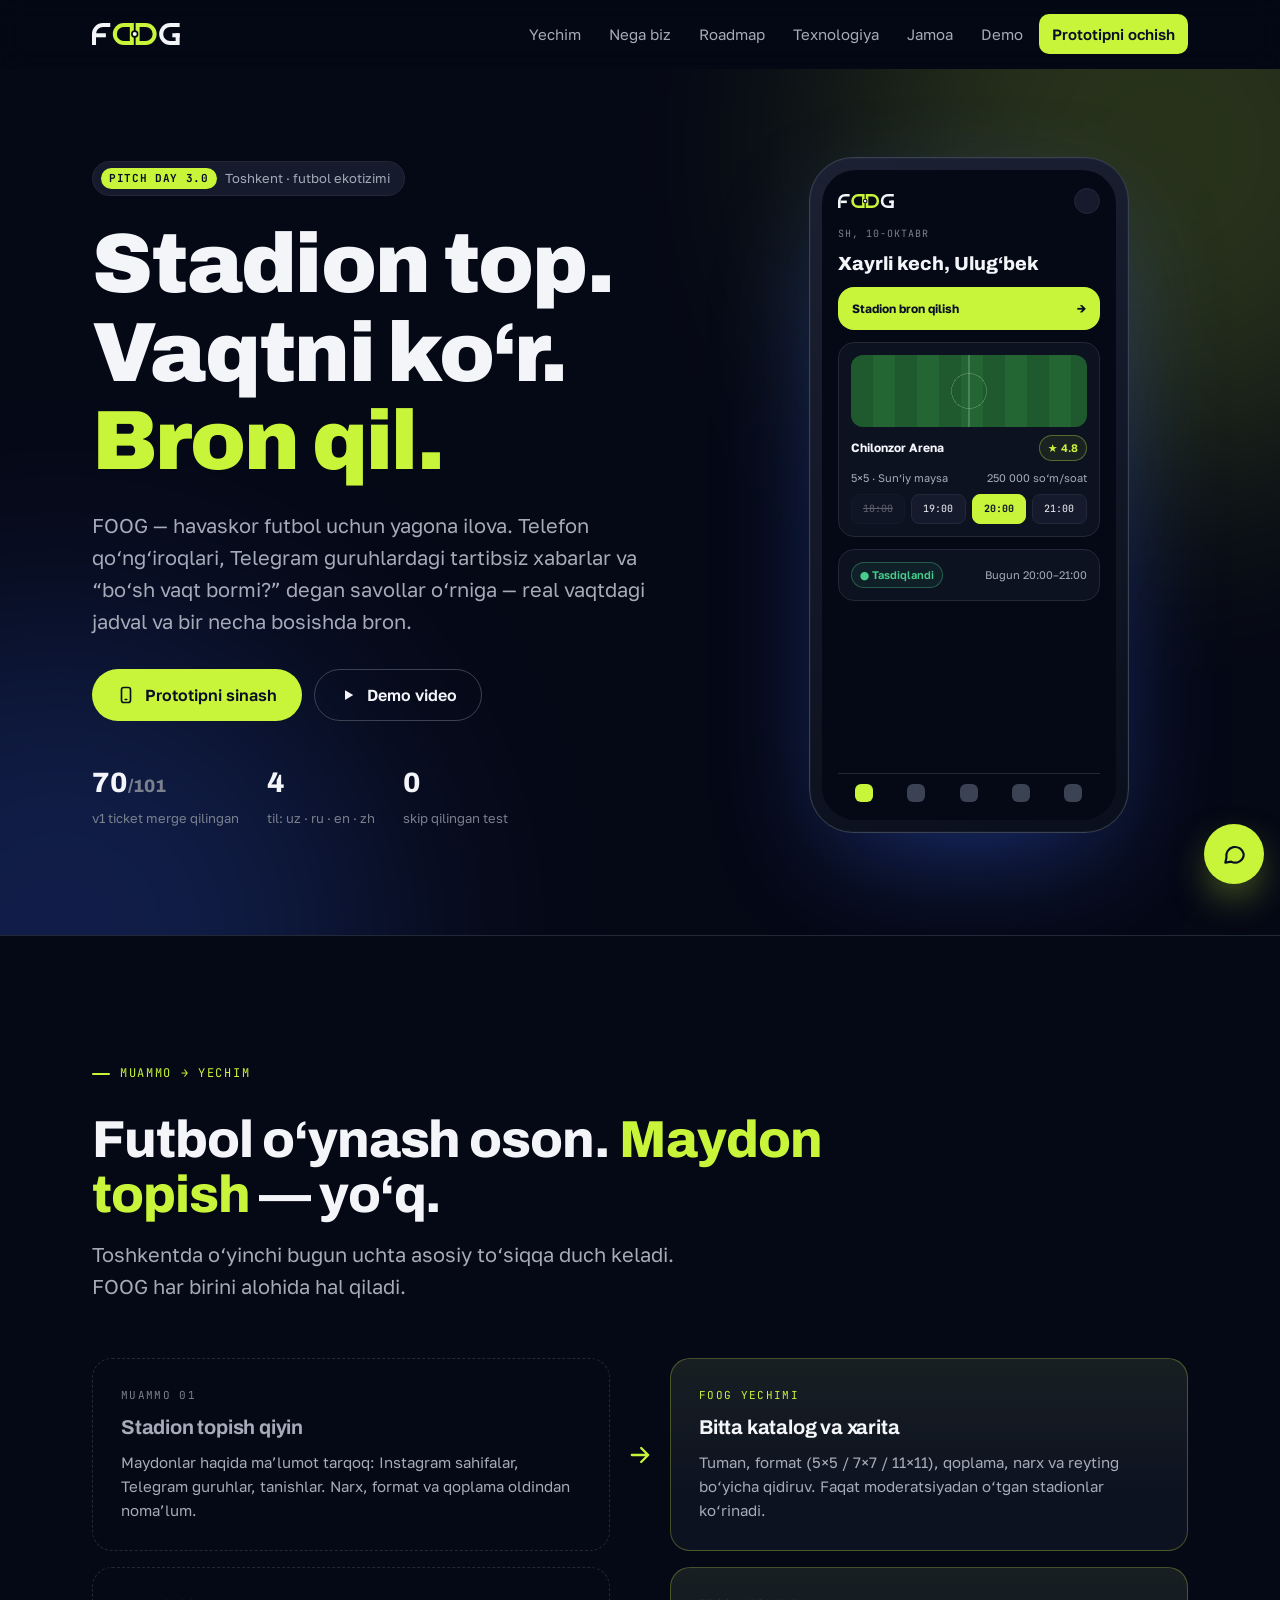
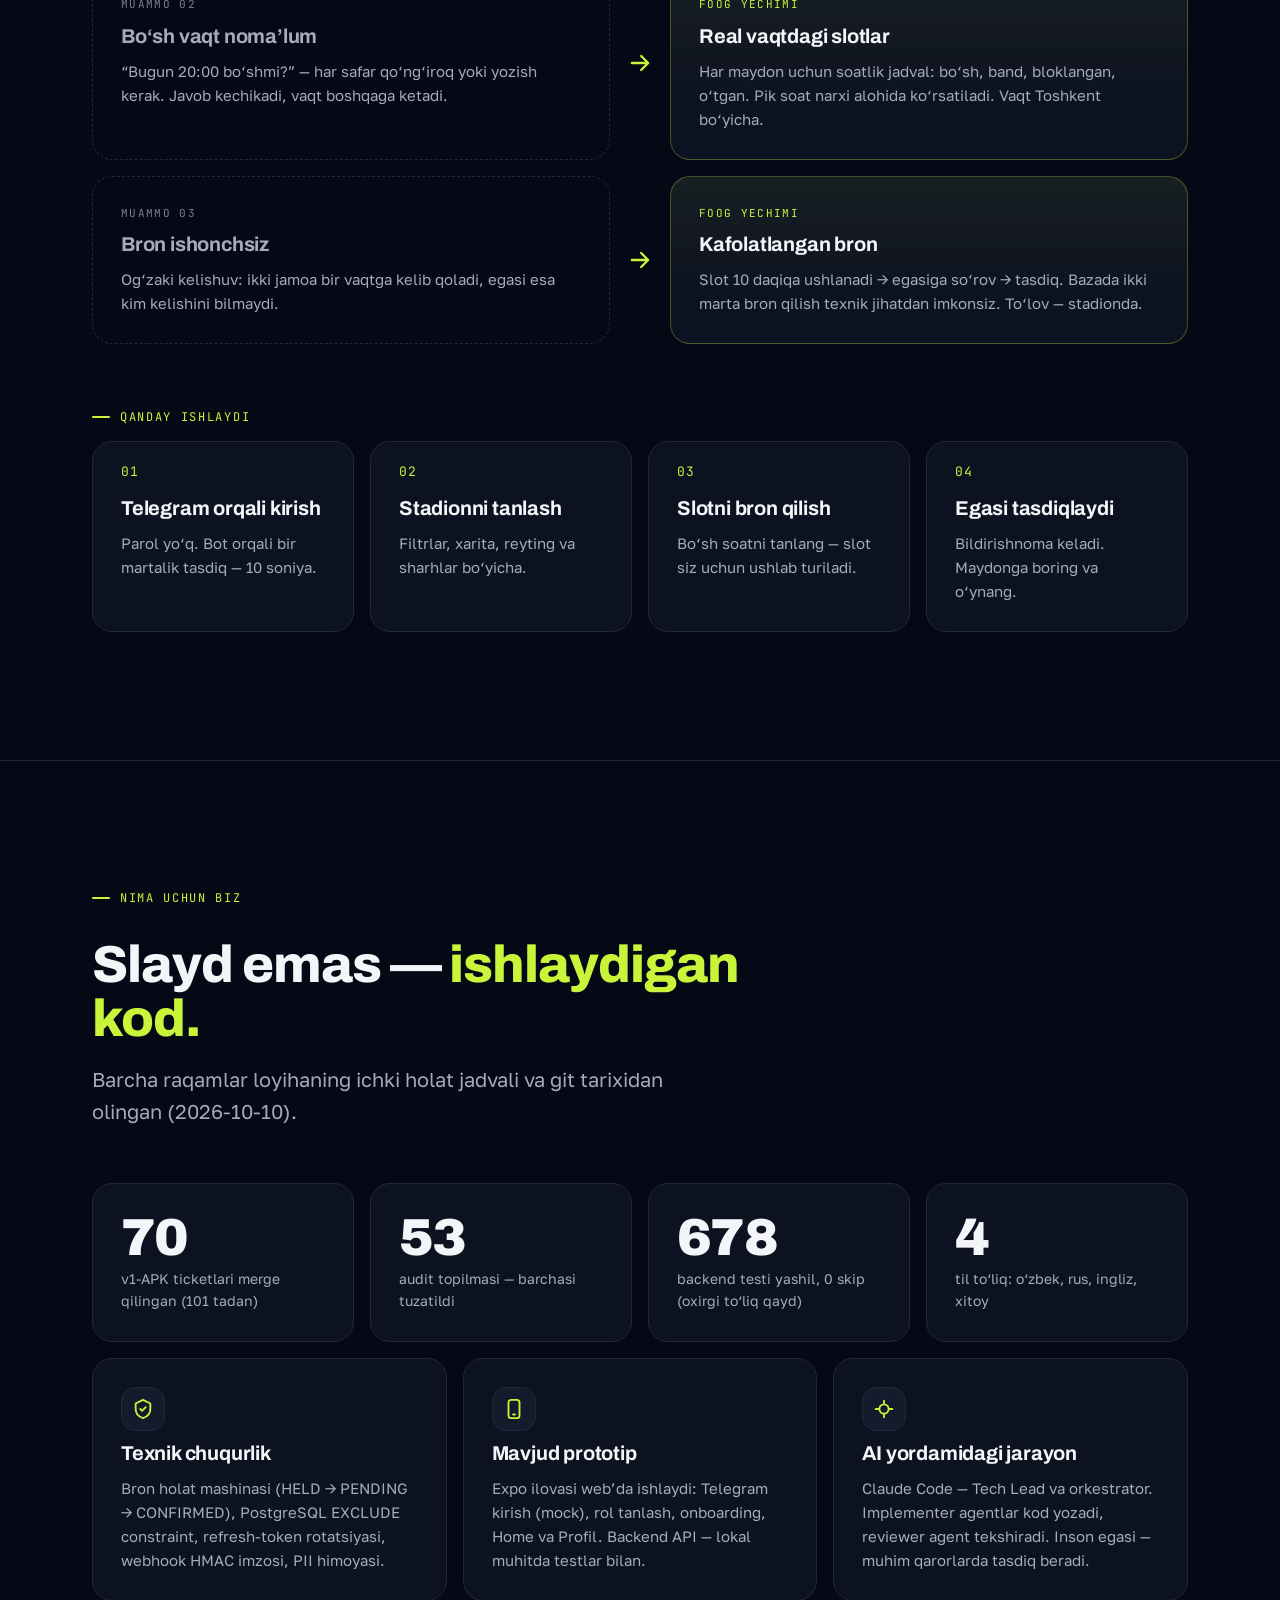
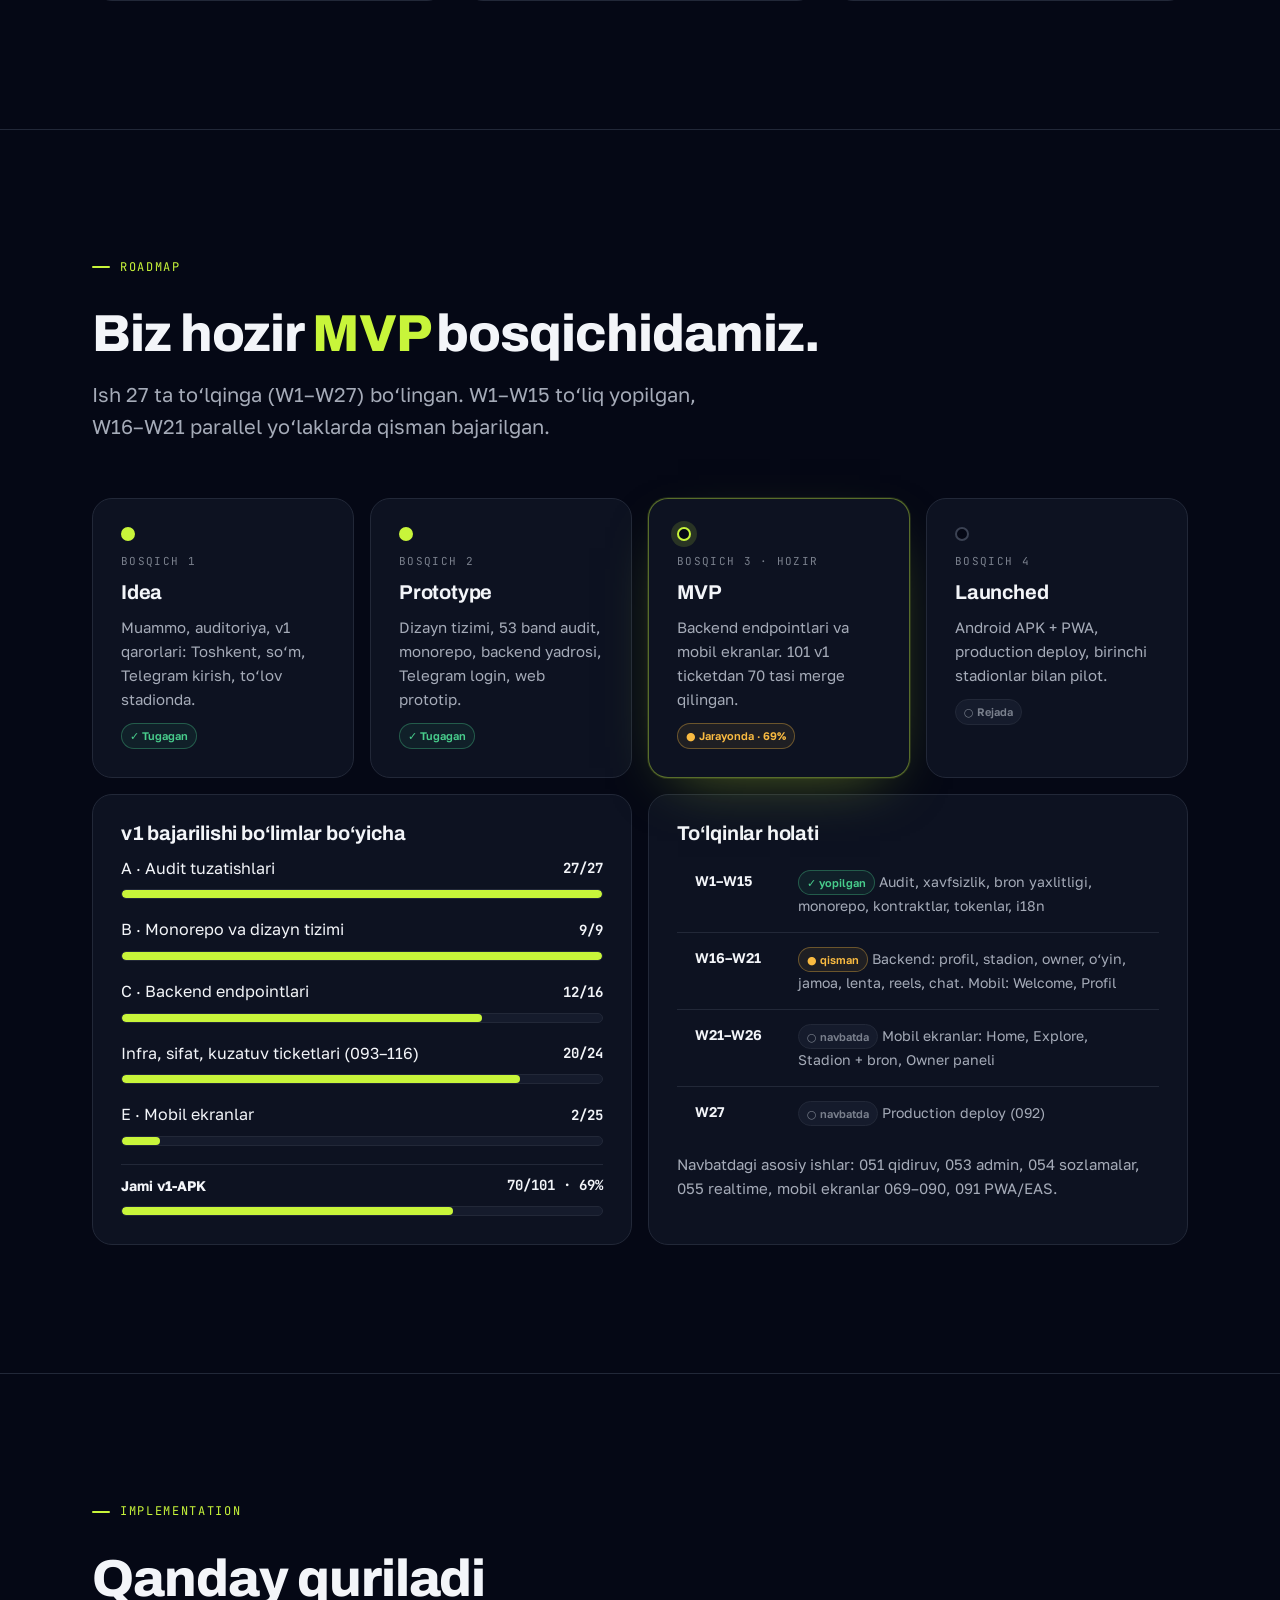
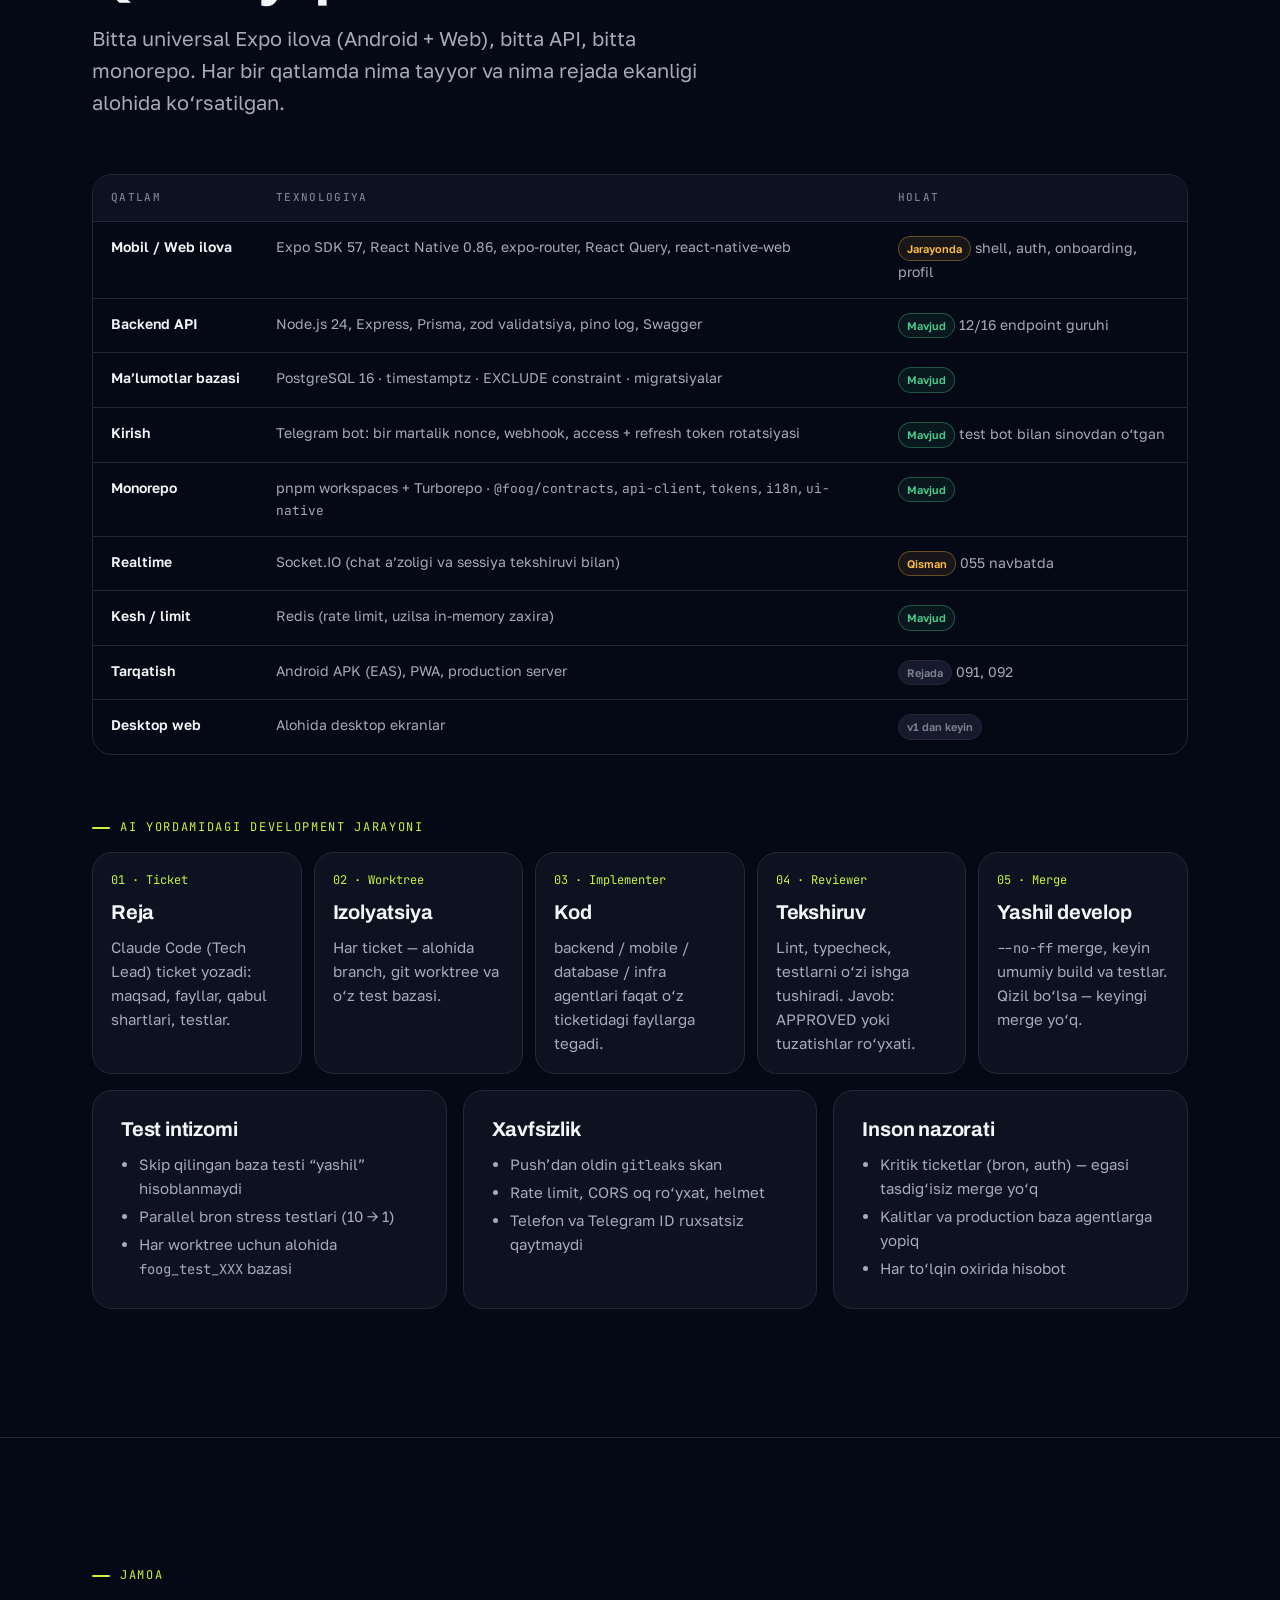
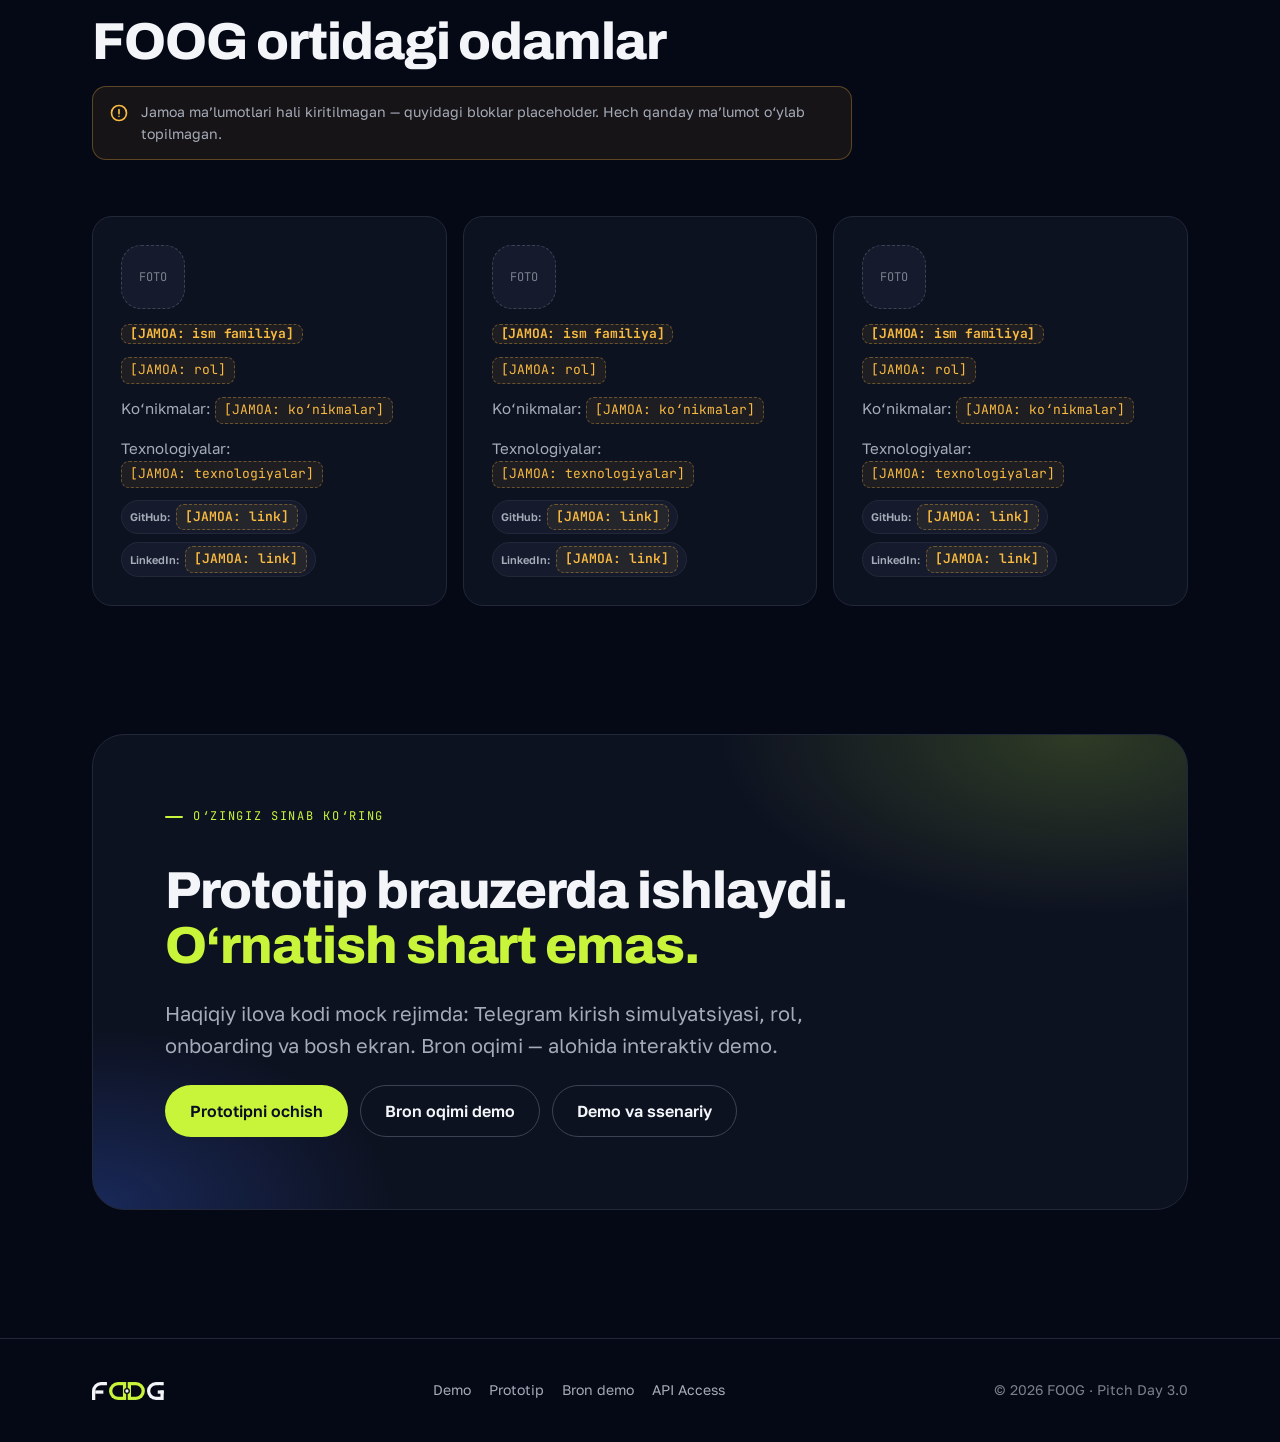
<file: docs/index.html>
<!doctype html>
<html lang="uz" data-base="./">
<head>
<meta charset="utf-8">
<meta name="viewport" content="width=device-width, initial-scale=1, viewport-fit=cover">
<title>FOOG — Stadionni toping, bron qiling, o‘ynang</title>
<meta name="description" content="FOOG — Toshkent uchun futbol ilovasi: stadion topish, bo‘sh vaqtni ko‘rish va bir necha bosishda bron qilish. Pitch Day 3.0.">
<meta name="theme-color" content="#050815">
<meta property="og:title" content="FOOG — futbol uchun yagona ilova">
<meta property="og:description" content="Stadion topish, bo‘sh vaqtni aniqlash va bron qilish — bitta ilovada. Telegram orqali kirish.">
<meta property="og:type" content="website">
<link rel="icon" href="assets/icon.svg" type="image/svg+xml">
<link rel="preconnect" href="https://fonts.googleapis.com">
<link rel="preconnect" href="https://fonts.gstatic.com" crossorigin>
<link href="https://fonts.googleapis.com/css2?family=Archivo:wght@700;800;900&family=Golos+Text:wght@400;500;600;700&family=JetBrains+Mono:wght@500&display=swap" rel="stylesheet">
<link rel="stylesheet" href="assets/styles.css">
</head>
<body>
<a class="skip" href="#main">Asosiy kontentga o‘tish</a>

<header class="nav">
  <div class="wrap">
    <a class="brand" href="./" aria-label="FOOG — bosh sahifa"><img src="assets/wordmark.svg" alt="FOOG" width="88" height="22"></a>
    <button class="menu-btn" aria-label="Menyu" aria-expanded="false" aria-controls="nav-links">
      <svg width="20" height="20" viewBox="0 0 24 24" fill="none" stroke="currentColor" stroke-width="2" stroke-linecap="round"><path d="M4 7h16M4 12h16M4 17h16"/></svg>
    </button>
    <nav class="nav-links" id="nav-links" aria-label="Asosiy">
      <a href="#yechim">Yechim</a>
      <a href="#nega-biz">Nega biz</a>
      <a href="#roadmap">Roadmap</a>
      <a href="#texnologiya">Texnologiya</a>
      <a href="#jamoa">Jamoa</a>
      <a href="demo/">Demo</a>
      <a class="btn btn-primary btn-sm" href="prototype/">Prototipni ochish</a>
    </nav>
  </div>
</header>

<main id="main">
  <!-- HERO -->
  <section class="hero">
    <div class="glow v"></div><div class="glow b"></div>
    <div class="wrap hero-grid">
      <div class="reveal">
        <span class="pill"><b>PITCH DAY 3.0</b> Toshkent · futbol ekotizimi</span>
        <h1><span class="line">Stadion top.</span><span class="line">Vaqtni ko‘r.</span><span class="line hl">Bron qil.</span></h1>
        <p class="lead">FOOG — havaskor futbol uchun yagona ilova. Telefon qo‘ng‘iroqlari, Telegram guruhlardagi tartibsiz xabarlar va “bo‘sh vaqt bormi?” degan savollar o‘rniga — real vaqtdagi jadval va bir necha bosishda bron.</p>
        <div class="cta-row">
          <a class="btn btn-primary" href="prototype/">
            <svg viewBox="0 0 24 24" fill="none" stroke="currentColor" stroke-width="2.2" stroke-linecap="round" stroke-linejoin="round"><rect x="6" y="2" width="12" height="20" rx="3"/><path d="M11 18h2"/></svg>
            Prototipni sinash
          </a>
          <a class="btn btn-ghost" href="demo/">
            <svg viewBox="0 0 24 24" fill="currentColor"><path d="M8 5.5v13l11-6.5z"/></svg>
            Demo video
          </a>
        </div>
        <div class="hero-facts">
          <div><strong>70<span class="muted" style="font-size:18px">/101</span></strong><span>v1 ticket merge qilingan</span></div>
          <div><strong>4</strong><span>til: uz · ru · en · zh</span></div>
          <div><strong>0</strong><span>skip qilingan test</span></div>
        </div>
      </div>
      <div class="reveal" aria-hidden="true">
        <div class="phone">
          <div class="phone-screen">
            <div class="ps-top"><img src="assets/wordmark.svg" alt=""><span class="ps-dot"></span></div>
            <div class="mono" style="font-size:10px;color:var(--text3);letter-spacing:.1em">SH, 10-OKTABR</div>
            <div class="ps-hello">Xayrli kech, Ulug‘bek</div>
            <div class="ps-cta">Stadion bron qilish <span>→</span></div>
            <div class="ps-card">
              <div class="ps-pitch"></div>
              <div class="ps-row"><b>Chilonzor Arena</b><span class="badge v">★ 4.8</span></div>
              <div class="ps-row muted" style="font-size:11px"><span>5×5 · Sun’iy maysa</span><span>250 000 so‘m/soat</span></div>
              <div class="ps-slots"><span class="off">18:00</span><span>19:00</span><span class="on">20:00</span><span>21:00</span></div>
            </div>
            <div class="ps-card" style="grid-template-columns:auto 1fr;align-items:center">
              <span class="badge ok">● Tasdiqlandi</span><span class="muted" style="font-size:11px;text-align:right">Bugun 20:00–21:00</span>
            </div>
            <div class="ps-tab"><i class="a"></i><i></i><i></i><i></i><i></i></div>
          </div>
        </div>
      </div>
    </div>
  </section>

  <!-- MUAMMO → YECHIM -->
  <section id="yechim" class="divider">
    <div class="wrap">
      <div class="sec-head reveal">
        <p class="eyebrow">Muammo → Yechim</p>
        <h2>Futbol o‘ynash oson. <span class="hl">Maydon topish</span> — yo‘q.</h2>
        <p class="lead">Toshkentda o‘yinchi bugun uchta asosiy to‘siqqa duch keladi. FOOG har birini alohida hal qiladi.</p>
      </div>

      <div class="ps-pair reveal">
        <div class="card prob"><span class="tag">Muammo 01</span><h3>Stadion topish qiyin</h3><p>Maydonlar haqida ma’lumot tarqoq: Instagram sahifalar, Telegram guruhlar, tanishlar. Narx, format va qoplama oldindan noma’lum.</p></div>
        <div class="arrow"><svg viewBox="0 0 24 24" fill="none" stroke="currentColor" stroke-width="2" stroke-linecap="round" stroke-linejoin="round"><path d="M5 12h14M13 6l6 6-6 6"/></svg></div>
        <div class="card sol"><span class="tag">FOOG yechimi</span><h3>Bitta katalog va xarita</h3><p>Tuman, format (5×5 / 7×7 / 11×11), qoplama, narx va reyting bo‘yicha qidiruv. Faqat moderatsiyadan o‘tgan stadionlar ko‘rinadi.</p></div>
      </div>
      <div class="ps-pair reveal">
        <div class="card prob"><span class="tag">Muammo 02</span><h3>Bo‘sh vaqt noma’lum</h3><p>“Bugun 20:00 bo‘shmi?” — har safar qo‘ng‘iroq yoki yozish kerak. Javob kechikadi, vaqt boshqaga ketadi.</p></div>
        <div class="arrow"><svg viewBox="0 0 24 24" fill="none" stroke="currentColor" stroke-width="2" stroke-linecap="round" stroke-linejoin="round"><path d="M5 12h14M13 6l6 6-6 6"/></svg></div>
        <div class="card sol"><span class="tag">FOOG yechimi</span><h3>Real vaqtdagi slotlar</h3><p>Har maydon uchun soatlik jadval: bo‘sh, band, bloklangan, o‘tgan. Pik soat narxi alohida ko‘rsatiladi. Vaqt Toshkent bo‘yicha.</p></div>
      </div>
      <div class="ps-pair reveal">
        <div class="card prob"><span class="tag">Muammo 03</span><h3>Bron ishonchsiz</h3><p>Og‘zaki kelishuv: ikki jamoa bir vaqtga kelib qoladi, egasi esa kim kelishini bilmaydi.</p></div>
        <div class="arrow"><svg viewBox="0 0 24 24" fill="none" stroke="currentColor" stroke-width="2" stroke-linecap="round" stroke-linejoin="round"><path d="M5 12h14M13 6l6 6-6 6"/></svg></div>
        <div class="card sol"><span class="tag">FOOG yechimi</span><h3>Kafolatlangan bron</h3><p>Slot 10 daqiqa ushlanadi → egasiga so‘rov → tasdiq. Bazada ikki marta bron qilish texnik jihatdan imkonsiz. To‘lov — stadionda.</p></div>
      </div>

      <div style="margin-top:56px" class="reveal">
        <p class="eyebrow">Qanday ishlaydi</p>
        <div class="steps">
          <div class="card step"><h3>Telegram orqali kirish</h3><p>Parol yo‘q. Bot orqali bir martalik tasdiq — 10 soniya.</p></div>
          <div class="card step"><h3>Stadionni tanlash</h3><p>Filtrlar, xarita, reyting va sharhlar bo‘yicha.</p></div>
          <div class="card step"><h3>Slotni bron qilish</h3><p>Bo‘sh soatni tanlang — slot siz uchun ushlab turiladi.</p></div>
          <div class="card step"><h3>Egasi tasdiqlaydi</h3><p>Bildirishnoma keladi. Maydonga boring va o‘ynang.</p></div>
        </div>
      </div>
    </div>
  </section>

  <!-- NEGA BIZ -->
  <section id="nega-biz" class="divider">
    <div class="wrap">
      <div class="sec-head reveal">
        <p class="eyebrow">Nima uchun biz</p>
        <h2>Slayd emas — <span class="hl">ishlaydigan kod.</span></h2>
        <p class="lead">Barcha raqamlar loyihaning ichki holat jadvali va git tarixidan olingan (2026-10-10).</p>
      </div>
      <div class="grid g4 reveal" style="margin-bottom:16px">
        <div class="card stat"><strong>70</strong><span>v1-APK ticketlari merge qilingan (101 tadan)</span></div>
        <div class="card stat"><strong>53</strong><span>audit topilmasi — barchasi tuzatildi</span></div>
        <div class="card stat"><strong>678</strong><span>backend testi yashil, 0 skip (oxirgi to‘liq qayd)</span></div>
        <div class="card stat"><strong>4</strong><span>til to‘liq: o‘zbek, rus, ingliz, xitoy</span></div>
      </div>
      <div class="grid g3 reveal">
        <div class="card">
          <div class="icon-box"><svg viewBox="0 0 24 24" fill="none" stroke="currentColor" stroke-width="2" stroke-linecap="round" stroke-linejoin="round"><path d="M12 2l8 4v6c0 5-3.5 8.5-8 10-4.5-1.5-8-5-8-10V6z"/><path d="M9 12l2 2 4-4"/></svg></div>
          <h3>Texnik chuqurlik</h3>
          <p>Bron holat mashinasi (HELD → PENDING → CONFIRMED), PostgreSQL EXCLUDE constraint, refresh-token rotatsiyasi, webhook HMAC imzosi, PII himoyasi.</p>
        </div>
        <div class="card">
          <div class="icon-box"><svg viewBox="0 0 24 24" fill="none" stroke="currentColor" stroke-width="2" stroke-linecap="round" stroke-linejoin="round"><rect x="6" y="2" width="12" height="20" rx="3"/><path d="M11 18h2"/></svg></div>
          <h3>Mavjud prototip</h3>
          <p>Expo ilovasi web’da ishlaydi: Telegram kirish (mock), rol tanlash, onboarding, Home va Profil. Backend API — lokal muhitda testlar bilan.</p>
        </div>
        <div class="card">
          <div class="icon-box"><svg viewBox="0 0 24 24" fill="none" stroke="currentColor" stroke-width="2" stroke-linecap="round" stroke-linejoin="round"><path d="M12 3v3M12 18v3M3 12h3M18 12h3"/><circle cx="12" cy="12" r="5"/></svg></div>
          <h3>AI yordamidagi jarayon</h3>
          <p>Claude Code — Tech Lead va orkestrator. Implementer agentlar kod yozadi, reviewer agent tekshiradi. Inson egasi — muhim qarorlarda tasdiq beradi.</p>
        </div>
      </div>
    </div>
  </section>

  <!-- ROADMAP -->
  <section id="roadmap" class="divider">
    <div class="wrap">
      <div class="sec-head reveal">
        <p class="eyebrow">Roadmap</p>
        <h2>Biz hozir <span class="hl">MVP</span> bosqichidamiz.</h2>
        <p class="lead">Ish 27 ta to‘lqinga (W1–W27) bo‘lingan. W1–W15 to‘liq yopilgan, W16–W21 parallel yo‘laklarda qisman bajarilgan.</p>
      </div>
      <div class="road reveal">
        <div class="card done"><span class="stage-dot"></span><span class="tag">Bosqich 1</span><h3>Idea</h3><p>Muammo, auditoriya, v1 qarorlari: Toshkent, so‘m, Telegram kirish, to‘lov stadionda.</p><span class="badge ok">✓ Tugagan</span></div>
        <div class="card done"><span class="stage-dot"></span><span class="tag">Bosqich 2</span><h3>Prototype</h3><p>Dizayn tizimi, 53 band audit, monorepo, backend yadrosi, Telegram login, web prototip.</p><span class="badge ok">✓ Tugagan</span></div>
        <div class="card now"><span class="stage-dot"></span><span class="tag">Bosqich 3 · hozir</span><h3>MVP</h3><p>Backend endpointlari va mobil ekranlar. 101 v1 ticketdan 70 tasi merge qilingan.</p><span class="badge wip">● Jarayonda · 69%</span></div>
        <div class="card"><span class="stage-dot"></span><span class="tag">Bosqich 4</span><h3>Launched</h3><p>Android APK + PWA, production deploy, birinchi stadionlar bilan pilot.</p><span class="badge plan">○ Rejada</span></div>
      </div>

      <div class="grid g2" style="margin-top:16px">
        <div class="card reveal">
          <h3>v1 bajarilishi bo‘limlar bo‘yicha</h3>
          <div class="bars">
            <div class="bar-row"><span>A · Audit tuzatishlari</span><b>27/27</b><div class="progress"><i data-w="100"></i></div></div>
            <div class="bar-row"><span>B · Monorepo va dizayn tizimi</span><b>9/9</b><div class="progress"><i data-w="100"></i></div></div>
            <div class="bar-row"><span>C · Backend endpointlari</span><b>12/16</b><div class="progress"><i data-w="75"></i></div></div>
            <div class="bar-row"><span>Infra, sifat, kuzatuv ticketlari (093–116)</span><b>20/24</b><div class="progress"><i data-w="83"></i></div></div>
            <div class="bar-row"><span>E · Mobil ekranlar</span><b>2/25</b><div class="progress"><i data-w="8"></i></div></div>
            <div class="bar-row" style="padding-top:8px;border-top:1px solid var(--border)"><span><b style="font-family:var(--font-body)">Jami v1-APK</b></span><b>70/101 · 69%</b><div class="progress"><i data-w="69"></i></div></div>
          </div>
        </div>
        <div class="card reveal">
          <h3>To‘lqinlar holati</h3>
          <div class="table-wrap" style="border:0;border-radius:0">
            <table style="min-width:0">
              <tbody>
                <tr><td>W1–W15</td><td><span class="badge ok">✓ yopilgan</span> Audit, xavfsizlik, bron yaxlitligi, monorepo, kontraktlar, tokenlar, i18n</td></tr>
                <tr><td>W16–W21</td><td><span class="badge wip">● qisman</span> Backend: profil, stadion, owner, o‘yin, jamoa, lenta, reels, chat. Mobil: Welcome, Profil</td></tr>
                <tr><td>W21–W26</td><td><span class="badge plan">○ navbatda</span> Mobil ekranlar: Home, Explore, Stadion + bron, Owner paneli</td></tr>
                <tr><td>W27</td><td><span class="badge plan">○ navbatda</span> Production deploy (092)</td></tr>
              </tbody>
            </table>
          </div>
          <p class="small muted">Navbatdagi asosiy ishlar: 051 qidiruv, 053 admin, 054 sozlamalar, 055 realtime, mobil ekranlar 069–090, 091 PWA/EAS.</p>
        </div>
      </div>
    </div>
  </section>

  <!-- IMPLEMENTATION -->
  <section id="texnologiya" class="divider">
    <div class="wrap">
      <div class="sec-head reveal">
        <p class="eyebrow">Implementation</p>
        <h2>Qanday quriladi</h2>
        <p class="lead">Bitta universal Expo ilova (Android + Web), bitta API, bitta monorepo. Har bir qatlamda nima tayyor va nima rejada ekanligi alohida ko‘rsatilgan.</p>
      </div>
      <div class="table-wrap reveal">
        <table>
          <thead><tr><th>Qatlam</th><th>Texnologiya</th><th>Holat</th></tr></thead>
          <tbody>
            <tr><td>Mobil / Web ilova</td><td>Expo SDK 57, React Native 0.86, expo-router, React Query, react-native-web</td><td><span class="badge wip">Jarayonda</span> shell, auth, onboarding, profil</td></tr>
            <tr><td>Backend API</td><td>Node.js 24, Express, Prisma, zod validatsiya, pino log, Swagger</td><td><span class="badge ok">Mavjud</span> 12/16 endpoint guruhi</td></tr>
            <tr><td>Ma’lumotlar bazasi</td><td>PostgreSQL 16 · timestamptz · EXCLUDE constraint · migratsiyalar</td><td><span class="badge ok">Mavjud</span></td></tr>
            <tr><td>Kirish</td><td>Telegram bot: bir martalik nonce, webhook, access + refresh token rotatsiyasi</td><td><span class="badge ok">Mavjud</span> test bot bilan sinovdan o‘tgan</td></tr>
            <tr><td>Monorepo</td><td>pnpm workspaces + Turborepo · <code>@foog/contracts</code>, <code>api-client</code>, <code>tokens</code>, <code>i18n</code>, <code>ui-native</code></td><td><span class="badge ok">Mavjud</span></td></tr>
            <tr><td>Realtime</td><td>Socket.IO (chat a’zoligi va sessiya tekshiruvi bilan)</td><td><span class="badge wip">Qisman</span> 055 navbatda</td></tr>
            <tr><td>Kesh / limit</td><td>Redis (rate limit, uzilsa in-memory zaxira)</td><td><span class="badge ok">Mavjud</span></td></tr>
            <tr><td>Tarqatish</td><td>Android APK (EAS), PWA, production server</td><td><span class="badge plan">Rejada</span> 091, 092</td></tr>
            <tr><td>Desktop web</td><td>Alohida desktop ekranlar</td><td><span class="badge plan">v1 dan keyin</span></td></tr>
          </tbody>
        </table>
      </div>

      <div style="margin-top:56px" class="reveal">
        <p class="eyebrow">AI yordamidagi development jarayoni</p>
        <div class="pipe">
          <div class="card"><span class="n">01 · Ticket</span><h3>Reja</h3><p class="small">Claude Code (Tech Lead) ticket yozadi: maqsad, fayllar, qabul shartlari, testlar.</p></div>
          <div class="card"><span class="n">02 · Worktree</span><h3>Izolyatsiya</h3><p class="small">Har ticket — alohida branch, git worktree va o‘z test bazasi.</p></div>
          <div class="card"><span class="n">03 · Implementer</span><h3>Kod</h3><p class="small">backend / mobile / database / infra agentlari faqat o‘z ticketidagi fayllarga tegadi.</p></div>
          <div class="card"><span class="n">04 · Reviewer</span><h3>Tekshiruv</h3><p class="small">Lint, typecheck, testlarni o‘zi ishga tushiradi. Javob: APPROVED yoki tuzatishlar ro‘yxati.</p></div>
          <div class="card"><span class="n">05 · Merge</span><h3>Yashil develop</h3><p class="small"><code>--no-ff</code> merge, keyin umumiy build va testlar. Qizil bo‘lsa — keyingi merge yo‘q.</p></div>
        </div>
      </div>

      <div class="grid g3 reveal" style="margin-top:16px">
        <div class="card"><h3>Test intizomi</h3><ul><li>Skip qilingan baza testi “yashil” hisoblanmaydi</li><li>Parallel bron stress testlari (10 → 1)</li><li>Har worktree uchun alohida <code>foog_test_XXX</code> bazasi</li></ul></div>
        <div class="card"><h3>Xavfsizlik</h3><ul><li>Push’dan oldin <code>gitleaks</code> skan</li><li>Rate limit, CORS oq ro‘yxat, helmet</li><li>Telefon va Telegram ID ruxsatsiz qaytmaydi</li></ul></div>
        <div class="card"><h3>Inson nazorati</h3><ul><li>Kritik ticketlar (bron, auth) — egasi tasdig‘isiz merge yo‘q</li><li>Kalitlar va production baza agentlarga yopiq</li><li>Har to‘lqin oxirida hisobot</li></ul></div>
      </div>
    </div>
  </section>

  <!-- JAMOA -->
  <section id="jamoa" class="divider">
    <div class="wrap">
      <div class="sec-head reveal">
        <p class="eyebrow">Jamoa</p>
        <h2>FOOG ortidagi odamlar</h2>
        <p class="notice"><svg viewBox="0 0 24 24" fill="none" stroke="currentColor" stroke-width="2" stroke-linecap="round"><circle cx="12" cy="12" r="9"/><path d="M12 8v5M12 16h.01"/></svg><span>Jamoa ma’lumotlari hali kiritilmagan — quyidagi bloklar placeholder. Hech qanday ma’lumot o‘ylab topilmagan.</span></p>
      </div>
      <div class="grid g3 reveal">
        <div class="card member">
          <div class="avatar">FOTO</div>
          <h3><span class="placeholder">[JAMOA: ism familiya]</span></h3>
          <p><span class="placeholder">[JAMOA: rol]</span></p>
          <p class="small">Ko‘nikmalar: <span class="placeholder">[JAMOA: ko‘nikmalar]</span></p>
          <p class="small">Texnologiyalar: <span class="placeholder">[JAMOA: texnologiyalar]</span></p>
          <div class="links"><span class="badge">GitHub: <span class="placeholder">[JAMOA: link]</span></span><span class="badge">LinkedIn: <span class="placeholder">[JAMOA: link]</span></span></div>
        </div>
        <div class="card member">
          <div class="avatar">FOTO</div>
          <h3><span class="placeholder">[JAMOA: ism familiya]</span></h3>
          <p><span class="placeholder">[JAMOA: rol]</span></p>
          <p class="small">Ko‘nikmalar: <span class="placeholder">[JAMOA: ko‘nikmalar]</span></p>
          <p class="small">Texnologiyalar: <span class="placeholder">[JAMOA: texnologiyalar]</span></p>
          <div class="links"><span class="badge">GitHub: <span class="placeholder">[JAMOA: link]</span></span><span class="badge">LinkedIn: <span class="placeholder">[JAMOA: link]</span></span></div>
        </div>
        <div class="card member">
          <div class="avatar">FOTO</div>
          <h3><span class="placeholder">[JAMOA: ism familiya]</span></h3>
          <p><span class="placeholder">[JAMOA: rol]</span></p>
          <p class="small">Ko‘nikmalar: <span class="placeholder">[JAMOA: ko‘nikmalar]</span></p>
          <p class="small">Texnologiyalar: <span class="placeholder">[JAMOA: texnologiyalar]</span></p>
          <div class="links"><span class="badge">GitHub: <span class="placeholder">[JAMOA: link]</span></span><span class="badge">LinkedIn: <span class="placeholder">[JAMOA: link]</span></span></div>
        </div>
      </div>
    </div>
  </section>

  <!-- CTA -->
  <section style="padding-top:0">
    <div class="wrap">
      <div class="band reveal">
        <p class="eyebrow">O‘zingiz sinab ko‘ring</p>
        <h2>Prototip brauzerda ishlaydi.<br><span class="hl">O‘rnatish shart emas.</span></h2>
        <p class="lead">Haqiqiy ilova kodi mock rejimda: Telegram kirish simulyatsiyasi, rol, onboarding va bosh ekran. Bron oqimi — alohida interaktiv demo.</p>
        <div class="cta-row">
          <a class="btn btn-primary" href="prototype/">Prototipni ochish</a>
          <a class="btn btn-ghost" href="booking/">Bron oqimi demo</a>
          <a class="btn btn-ghost" href="demo/">Demo va ssenariy</a>
        </div>
      </div>
    </div>
  </section>
</main>

<footer>
  <div class="wrap">
    <img src="assets/wordmark.svg" alt="FOOG" width="72" height="18">
    <nav aria-label="Pastki">
      <a href="demo/">Demo</a>
      <a href="prototype/">Prototip</a>
      <a href="booking/">Bron demo</a>
      <a href="api/">API Access</a>
    </nav>
    <span>© 2026 FOOG · Pitch Day 3.0</span>
  </div>
</footer>
<script src="assets/main.js" defer></script>
</body>
</html>
</file>
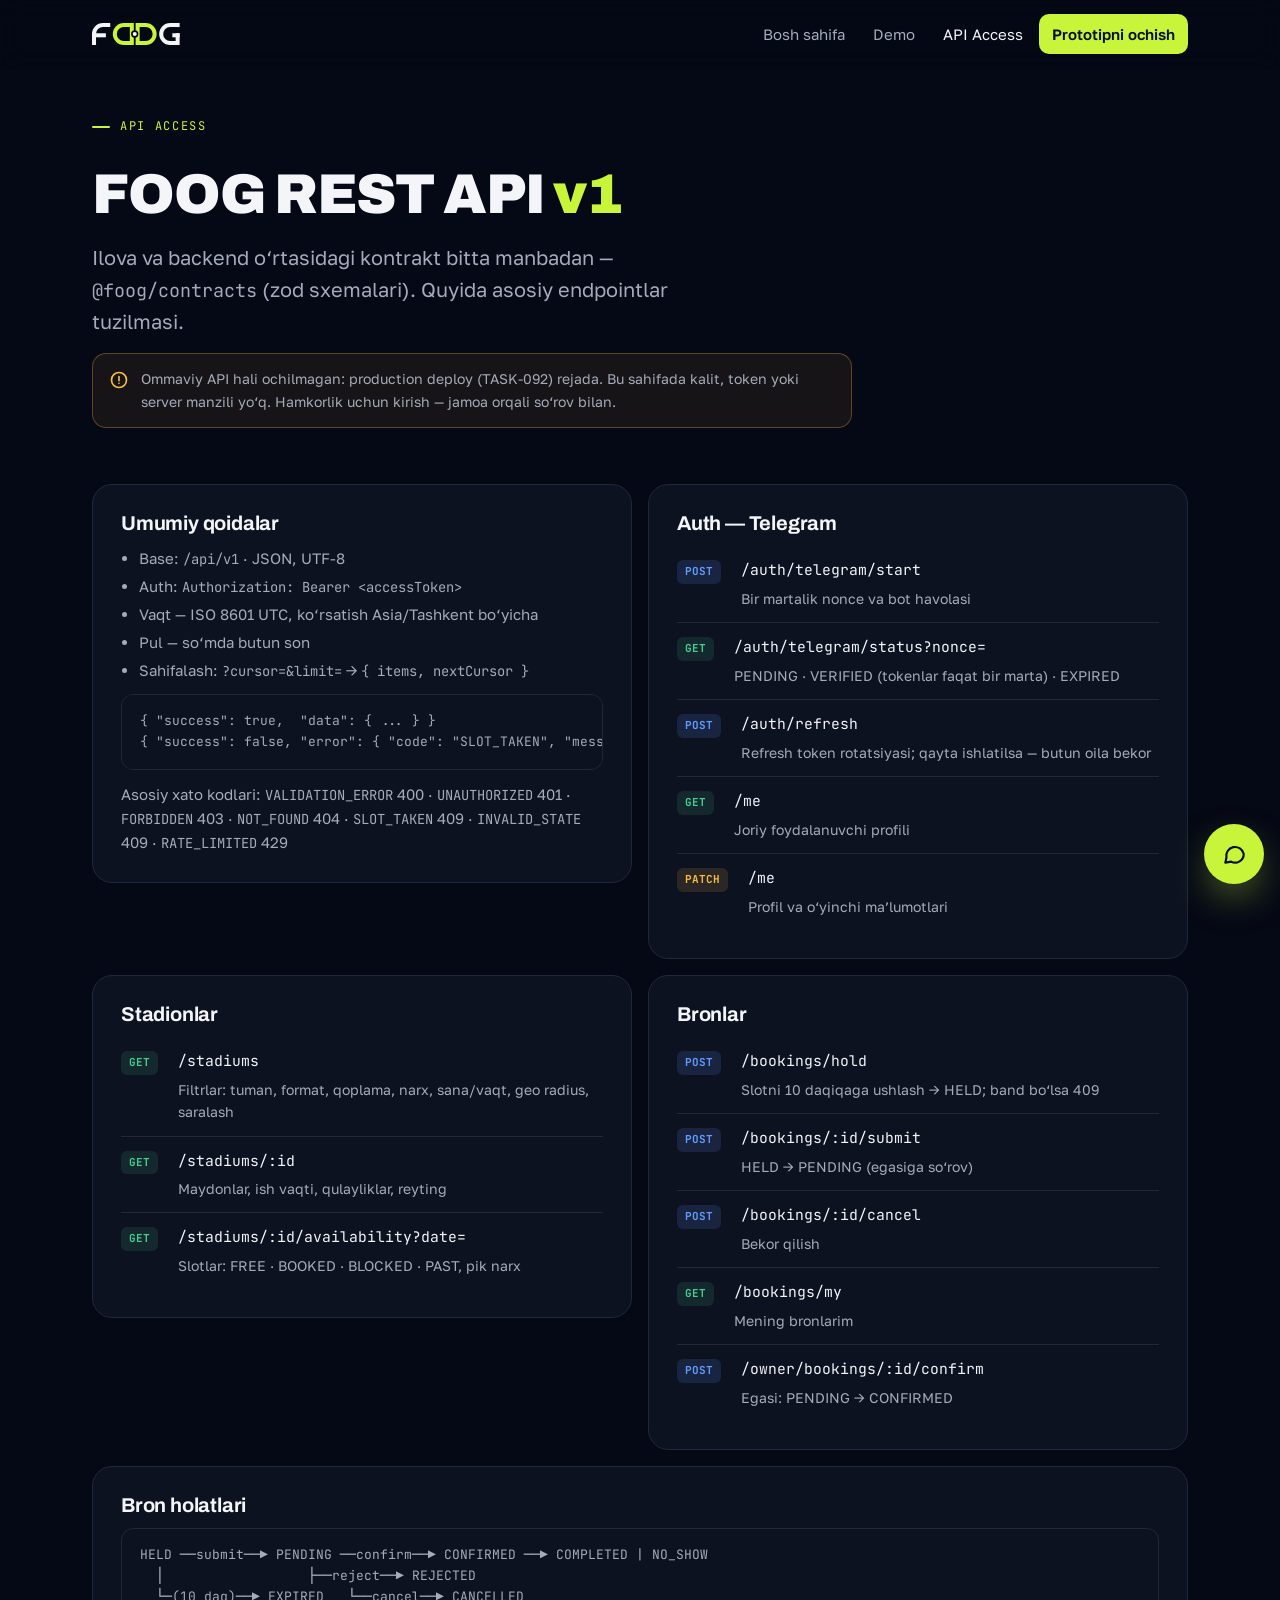
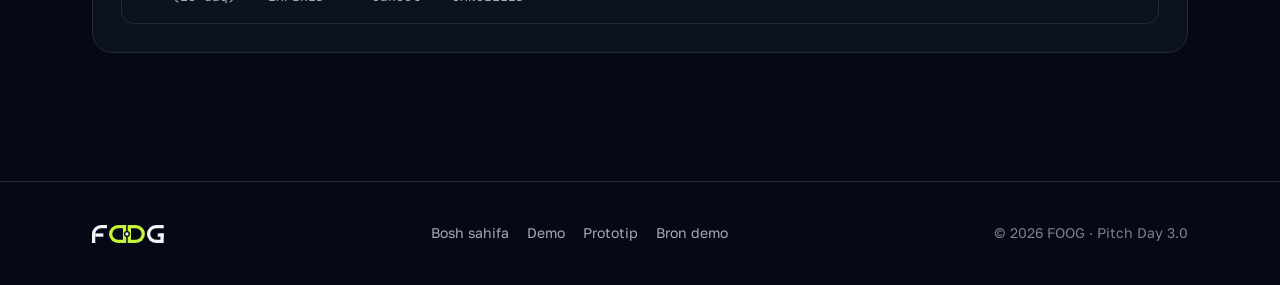
<file: docs/api/index.html>
<!doctype html>
<html lang="uz" data-base="../">
<head>
<meta charset="utf-8">
<meta name="viewport" content="width=device-width, initial-scale=1, viewport-fit=cover">
<title>FOOG API Access</title>
<meta name="description" content="FOOG REST API v1 tuzilmasi: auth, stadionlar, bronlar. Maxfiy ma’lumotsiz ommaviy ko‘rinish.">
<meta name="theme-color" content="#050815">
<link rel="icon" href="../assets/icon.svg" type="image/svg+xml">
<link rel="preconnect" href="https://fonts.googleapis.com">
<link rel="preconnect" href="https://fonts.gstatic.com" crossorigin>
<link href="https://fonts.googleapis.com/css2?family=Archivo:wght@700;800;900&family=Golos+Text:wght@400;500;600;700&family=JetBrains+Mono:wght@500&display=swap" rel="stylesheet">
<link rel="stylesheet" href="../assets/styles.css">
<style>
  .ep { display: grid; grid-template-columns: auto minmax(0, 1fr); gap: 4px 12px; align-items: baseline; padding-block: 12px; border-bottom: 1px solid var(--border); }
  .ep:last-child { border-bottom: 0; }
  .ep code { color: var(--text1); word-break: break-all; }
  .ep p { grid-column: 2; color: var(--text2); font-size: 14px; }
  @media (max-width: 560px) { .ep { grid-template-columns: 1fr; } .ep p { grid-column: 1; } }
</style>
</head>
<body>
<a class="skip" href="#main">Asosiy kontentga o‘tish</a>
<header class="nav">
  <div class="wrap">
    <a class="brand" href="../" aria-label="FOOG — bosh sahifa"><img src="../assets/wordmark.svg" alt="FOOG" width="88" height="22"></a>
    <button class="menu-btn" aria-label="Menyu" aria-expanded="false" aria-controls="nav-links">
      <svg width="20" height="20" viewBox="0 0 24 24" fill="none" stroke="currentColor" stroke-width="2" stroke-linecap="round"><path d="M4 7h16M4 12h16M4 17h16"/></svg>
    </button>
    <nav class="nav-links" id="nav-links" aria-label="Asosiy">
      <a href="../">Bosh sahifa</a>
      <a href="../demo/">Demo</a>
      <a href="./" aria-current="page">API Access</a>
      <a class="btn btn-primary btn-sm" href="../prototype/">Prototipni ochish</a>
    </nav>
  </div>
</header>

<main id="main">
  <section style="padding-top:48px">
    <div class="wrap">
      <div class="sec-head reveal">
        <p class="eyebrow">API Access</p>
        <h1 style="font-size:clamp(34px,5vw,56px)">FOOG REST API <span class="hl">v1</span></h1>
        <p class="lead">Ilova va backend o‘rtasidagi kontrakt bitta manbadan — <code>@foog/contracts</code> (zod sxemalari). Quyida asosiy endpointlar tuzilmasi.</p>
        <div class="notice"><svg viewBox="0 0 24 24" fill="none" stroke="currentColor" stroke-width="2" stroke-linecap="round"><circle cx="12" cy="12" r="9"/><path d="M12 8v5M12 16h.01"/></svg><span>Ommaviy API hali ochilmagan: production deploy (TASK-092) rejada. Bu sahifada kalit, token yoki server manzili yo‘q. Hamkorlik uchun kirish — jamoa orqali so‘rov bilan.</span></div>
      </div>

      <div class="grid g2" style="align-items:start">
        <div class="card reveal">
          <h3>Umumiy qoidalar</h3>
          <ul>
            <li>Base: <code>/api/v1</code> · JSON, UTF-8</li>
            <li>Auth: <code>Authorization: Bearer &lt;accessToken&gt;</code></li>
            <li>Vaqt — ISO 8601 UTC, ko‘rsatish Asia/Tashkent bo‘yicha</li>
            <li>Pul — so‘mda butun son</li>
            <li>Sahifalash: <code>?cursor=&amp;limit=</code> → <code>{ items, nextCursor }</code></li>
          </ul>
          <pre>{ "success": true,  "data": { ... } }
{ "success": false, "error": { "code": "SLOT_TAKEN", "message": "..." } }</pre>
          <p class="small">Asosiy xato kodlari: <code>VALIDATION_ERROR</code> 400 · <code>UNAUTHORIZED</code> 401 · <code>FORBIDDEN</code> 403 · <code>NOT_FOUND</code> 404 · <code>SLOT_TAKEN</code> 409 · <code>INVALID_STATE</code> 409 · <code>RATE_LIMITED</code> 429</p>
        </div>

        <div class="card reveal">
          <h3>Auth — Telegram</h3>
          <div>
            <div class="ep"><span class="method m-post">POST</span><code>/auth/telegram/start</code><p>Bir martalik nonce va bot havolasi</p></div>
            <div class="ep"><span class="method m-get">GET</span><code>/auth/telegram/status?nonce=</code><p>PENDING · VERIFIED (tokenlar faqat bir marta) · EXPIRED</p></div>
            <div class="ep"><span class="method m-post">POST</span><code>/auth/refresh</code><p>Refresh token rotatsiyasi; qayta ishlatilsa — butun oila bekor</p></div>
            <div class="ep"><span class="method m-get">GET</span><code>/me</code><p>Joriy foydalanuvchi profili</p></div>
            <div class="ep"><span class="method m-patch">PATCH</span><code>/me</code><p>Profil va o‘yinchi ma’lumotlari</p></div>
          </div>
        </div>

        <div class="card reveal">
          <h3>Stadionlar</h3>
          <div>
            <div class="ep"><span class="method m-get">GET</span><code>/stadiums</code><p>Filtrlar: tuman, format, qoplama, narx, sana/vaqt, geo radius, saralash</p></div>
            <div class="ep"><span class="method m-get">GET</span><code>/stadiums/:id</code><p>Maydonlar, ish vaqti, qulayliklar, reyting</p></div>
            <div class="ep"><span class="method m-get">GET</span><code>/stadiums/:id/availability?date=</code><p>Slotlar: FREE · BOOKED · BLOCKED · PAST, pik narx</p></div>
          </div>
        </div>

        <div class="card reveal">
          <h3>Bronlar</h3>
          <div>
            <div class="ep"><span class="method m-post">POST</span><code>/bookings/hold</code><p>Slotni 10 daqiqaga ushlash → HELD; band bo‘lsa 409</p></div>
            <div class="ep"><span class="method m-post">POST</span><code>/bookings/:id/submit</code><p>HELD → PENDING (egasiga so‘rov)</p></div>
            <div class="ep"><span class="method m-post">POST</span><code>/bookings/:id/cancel</code><p>Bekor qilish</p></div>
            <div class="ep"><span class="method m-get">GET</span><code>/bookings/my</code><p>Mening bronlarim</p></div>
            <div class="ep"><span class="method m-post">POST</span><code>/owner/bookings/:id/confirm</code><p>Egasi: PENDING → CONFIRMED</p></div>
          </div>
        </div>
      </div>

      <div class="card reveal" style="margin-top:16px">
        <h3>Bron holatlari</h3>
        <pre>HELD ──submit──▶ PENDING ──confirm──▶ CONFIRMED ──▶ COMPLETED | NO_SHOW
  │                  ├──reject──▶ REJECTED
  └─(10 daq)──▶ EXPIRED   └──cancel──▶ CANCELLED</pre>
      </div>
    </div>
  </section>
</main>

<footer>
  <div class="wrap">
    <img src="../assets/wordmark.svg" alt="FOOG" width="72" height="18">
    <nav aria-label="Pastki"><a href="../">Bosh sahifa</a><a href="../demo/">Demo</a><a href="../prototype/">Prototip</a><a href="../booking/">Bron demo</a></nav>
    <span>© 2026 FOOG · Pitch Day 3.0</span>
  </div>
</footer>
<script src="../assets/main.js" defer></script>
</body>
</html>
</file>
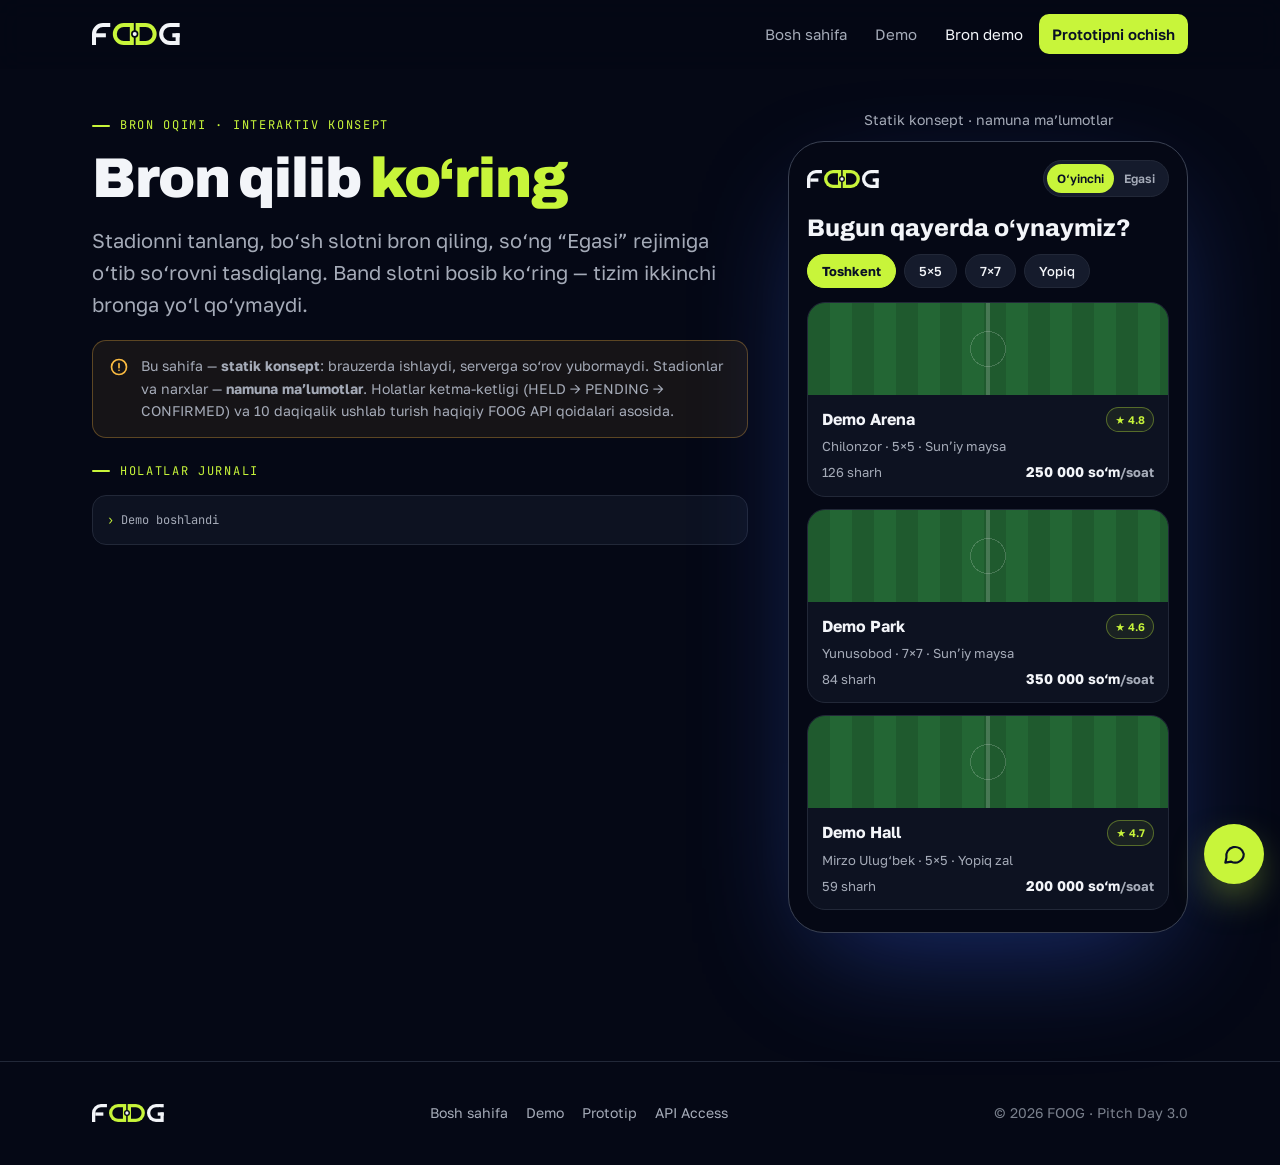
<file: docs/booking/index.html>
<!doctype html>
<html lang="uz" data-base="../">
<head>
<meta charset="utf-8">
<meta name="viewport" content="width=device-width, initial-scale=1, viewport-fit=cover">
<title>FOOG Bron demo — interaktiv konsept</title>
<meta name="description" content="FOOG bron oqimining statik interaktiv konsepti: stadion, slot, ushlab turish, egasi tasdig‘i.">
<meta name="theme-color" content="#050815">
<link rel="icon" href="../assets/icon.svg" type="image/svg+xml">
<link rel="preconnect" href="https://fonts.googleapis.com">
<link rel="preconnect" href="https://fonts.gstatic.com" crossorigin>
<link href="https://fonts.googleapis.com/css2?family=Archivo:wght@700;800;900&family=Golos+Text:wght@400;500;600;700&family=JetBrains+Mono:wght@500&display=swap" rel="stylesheet">
<link rel="stylesheet" href="../assets/styles.css">
<style>
  .demo-grid { display: grid; grid-template-columns: minmax(0, 1fr) 400px; gap: 40px; align-items: start; }
  .app { width: 100%; max-width: 400px; margin-inline: auto; background: var(--bg); border: 1px solid var(--border-strong); border-radius: 36px; overflow: hidden; box-shadow: 0 40px 120px -30px rgba(61,107,255,.4); min-height: 720px; display: flex; flex-direction: column; }
  .bar { display: flex; align-items: center; gap: 10px; padding: 18px 18px 10px; }
  .bar h3 { font-size: 18px; }
  .bar .back { width: 40px; height: 40px; border-radius: 12px; background: var(--surface2); border: 1px solid var(--border); color: var(--text1); cursor: pointer; display: grid; place-items: center; }
  .bar .back svg { width: 18px; height: 18px; }
  .mode { margin-left: auto; display: flex; background: var(--surface2); border: 1px solid var(--border); border-radius: 999px; padding: 3px; }
  .mode button { background: none; border: 0; color: var(--text2); font: 600 12px var(--font-body); padding: 7px 10px; border-radius: 999px; cursor: pointer; }
  .mode button[aria-pressed="true"] { background: var(--volt); color: var(--on-volt); }
  .view { padding: 8px 18px 22px; display: grid; gap: 12px; align-content: start; flex: 1; }
  .fchips { display: flex; gap: 8px; overflow-x: auto; padding-bottom: 2px; scrollbar-width: none; }
  .chip { flex: none; background: var(--surface2); border: 1px solid var(--border); color: var(--text1); border-radius: 999px; padding: 8px 14px; font: 500 13px var(--font-body); cursor: pointer; }
  .chip[aria-pressed="true"] { background: var(--volt); color: var(--on-volt); border-color: var(--volt); font-weight: 700; }
  .st { background: var(--surface); border: 1px solid var(--border); border-radius: 18px; overflow: hidden; cursor: pointer; text-align: left; color: inherit; font: inherit; padding: 0; width: 100%; }
  .st:hover { border-color: var(--border-strong); }
  .st .ps-pitch { height: 92px; border-radius: 0; }
  .st .in { padding: 12px 14px; display: grid; gap: 4px; }
  .row { display: flex; justify-content: space-between; align-items: center; gap: 8px; }
  .meta { color: var(--text2); font-size: 13px; }
  .slots { display: grid; grid-template-columns: repeat(4, 1fr); gap: 8px; }
  .slot { background: var(--surface); border: 1px solid var(--border); color: var(--text1); border-radius: 12px; padding: 10px 0; font: 500 13px var(--font-mono); cursor: pointer; display: grid; gap: 2px; justify-items: center; }
  .slot small { font: 500 10px var(--font-body); color: var(--text3); }
  .slot[data-state="BOOKED"], .slot[data-state="PAST"] { opacity: .38; cursor: not-allowed; text-decoration: line-through; }
  .slot[aria-pressed="true"] { background: var(--volt); color: var(--on-volt); border-color: var(--volt); }
  .slot[aria-pressed="true"] small { color: var(--on-volt); }
  .slot.peak small { color: var(--warning); }
  .legend { display: flex; gap: 14px; flex-wrap: wrap; font-size: 12px; color: var(--text3); }
  .sum { background: var(--surface); border: 1px solid var(--border); border-radius: 18px; padding: 14px; display: grid; gap: 8px; font-size: 14px; }
  .sum .row span:first-child { color: var(--text2); }
  .timer { font: 800 44px var(--font-display); text-align: center; letter-spacing: -.02em; }
  .state-pill { justify-self: center; }
  .big-ico { width: 72px; height: 72px; border-radius: 50%; display: grid; place-items: center; margin: 12px auto 4px; }
  .big-ico svg { width: 34px; height: 34px; }
  .toast { position: absolute; left: 50%; transform: translateX(-50%); bottom: 20px; background: var(--surface2); border: 1px solid var(--border-strong); padding: 10px 14px; border-radius: 12px; font-size: 13px; max-width: 90%; }
  .app-wrap { position: relative; }
  .log { font: 12px/1.7 var(--font-mono); color: var(--text2); background: var(--surface); border: 1px solid var(--border); border-radius: 14px; padding: 14px; max-height: 260px; overflow-y: auto; }
  .log div::before { content: '› '; color: var(--volt); }
  @media (max-width: 900px) { .demo-grid { grid-template-columns: 1fr; } .demo-side { order: 2; } .app { border-radius: 28px; min-height: 640px; } }
  @media (max-width: 560px) { .view .btn { width: 100%; } }
</style>
</head>
<body>
<a class="skip" href="#main">Asosiy kontentga o‘tish</a>
<header class="nav">
  <div class="wrap">
    <a class="brand" href="../" aria-label="FOOG — bosh sahifa"><img src="../assets/wordmark.svg" alt="FOOG" width="88" height="22"></a>
    <button class="menu-btn" aria-label="Menyu" aria-expanded="false" aria-controls="nav-links">
      <svg width="20" height="20" viewBox="0 0 24 24" fill="none" stroke="currentColor" stroke-width="2" stroke-linecap="round"><path d="M4 7h16M4 12h16M4 17h16"/></svg>
    </button>
    <nav class="nav-links" id="nav-links" aria-label="Asosiy">
      <a href="../">Bosh sahifa</a>
      <a href="../demo/">Demo</a>
      <a href="./" aria-current="page">Bron demo</a>
      <a class="btn btn-primary btn-sm" href="../prototype/">Prototipni ochish</a>
    </nav>
  </div>
</header>

<main id="main">
  <section style="padding-top:40px">
    <div class="wrap demo-grid">
      <div class="demo-side">
        <p class="eyebrow">Bron oqimi · interaktiv konsept</p>
        <h1 style="font-size:clamp(34px,5vw,56px)">Bron qilib <span class="hl">ko‘ring</span></h1>
        <p class="lead" style="margin-block:16px 20px">Stadionni tanlang, bo‘sh slotni bron qiling, so‘ng “Egasi” rejimiga o‘tib so‘rovni tasdiqlang. Band slotni bosib ko‘ring — tizim ikkinchi bronga yo‘l qo‘ymaydi.</p>
        <div class="notice" style="margin-bottom:16px"><svg viewBox="0 0 24 24" fill="none" stroke="currentColor" stroke-width="2" stroke-linecap="round"><circle cx="12" cy="12" r="9"/><path d="M12 8v5M12 16h.01"/></svg><span>Bu sahifa — <b>statik konsept</b>: brauzerda ishlaydi, serverga so‘rov yubormaydi. Stadionlar va narxlar — <b>namuna ma’lumotlar</b>. Holatlar ketma-ketligi (HELD → PENDING → CONFIRMED) va 10 daqiqalik ushlab turish haqiqiy FOOG API qoidalari asosida.</span></div>
        <p class="eyebrow" style="margin-top:8px">Holatlar jurnali</p>
        <div class="log" id="log" aria-live="polite"><div>Demo boshlandi</div></div>
      </div>
      <div class="app-wrap">
        <p class="small muted" style="text-align:center;margin:0 0 10px">Statik konsept · namuna ma’lumotlar</p>
        <div class="app" id="app" aria-label="FOOG ilova konsepti"></div>
      </div>
    </div>
  </section>
</main>

<footer>
  <div class="wrap">
    <img src="../assets/wordmark.svg" alt="FOOG" width="72" height="18">
    <nav aria-label="Pastki"><a href="../">Bosh sahifa</a><a href="../demo/">Demo</a><a href="../prototype/">Prototip</a><a href="../api/">API Access</a></nav>
    <span>© 2026 FOOG · Pitch Day 3.0</span>
  </div>
</footer>

<script>
(function () {
  // Namuna ma'lumotlar (haqiqiy stadionlar emas).
  var STADIUMS = [
    { id: 's1', name: 'Demo Arena', district: 'Chilonzor', format: '5×5', surface: 'Sun’iy maysa', price: 250000, peak: 300000, rating: 4.8, reviews: 126, covered: false },
    { id: 's2', name: 'Demo Park', district: 'Yunusobod', format: '7×7', surface: 'Sun’iy maysa', price: 350000, peak: 420000, rating: 4.6, reviews: 84, covered: false },
    { id: 's3', name: 'Demo Hall', district: 'Mirzo Ulug‘bek', format: '5×5', surface: 'Yopiq zal', price: 200000, peak: 240000, rating: 4.7, reviews: 59, covered: true }
  ];
  var HOURS = [16, 17, 18, 19, 20, 21, 22, 23];
  var booked = { s1: { 0: [18, 21], 1: [19, 20], 2: [] }, s2: { 0: [20], 1: [18, 22], 2: [19] }, s3: { 0: [19, 20, 21], 1: [], 2: [17] } };
  var DAYS = (function () {
    var out = [], names = ['Yak', 'Du', 'Se', 'Chor', 'Pay', 'Ju', 'Sha'];
    for (var i = 0; i < 3; i++) {
      var d = new Date(Date.now() + i * 864e5);
      out.push({ i: i, label: i === 0 ? 'Bugun' : i === 1 ? 'Ertaga' : names[d.getDay()] + ', ' + d.getDate() });
    }
    return out;
  })();
  var fmt = function (n) { return n.toLocaleString('ru-RU').replace(/ /g, ' ') + ' so‘m'; };
  var hh = function (h) { return (h < 10 ? '0' : '') + h + ':00'; };

  var s = { view: 'list', mode: 'player', st: null, day: 0, hour: null, booking: null, timer: null, left: 600 };
  var app = document.getElementById('app');
  var logEl = document.getElementById('log');
  var log = function (t) { var d = document.createElement('div'); d.textContent = t; logEl.appendChild(d); logEl.scrollTop = logEl.scrollHeight; };
  var toast = function (t) {
    var el = document.createElement('div'); el.className = 'toast'; el.setAttribute('role', 'status'); el.textContent = t;
    app.parentNode.appendChild(el); setTimeout(function () { el.remove(); }, 2600);
  };
  var ico = {
    back: '<svg viewBox="0 0 24 24" fill="none" stroke="currentColor" stroke-width="2.2" stroke-linecap="round" stroke-linejoin="round"><path d="M15 6l-6 6 6 6"/></svg>',
    clock: '<svg viewBox="0 0 24 24" fill="none" stroke="currentColor" stroke-width="2" stroke-linecap="round"><circle cx="12" cy="12" r="9"/><path d="M12 7v5l3 2"/></svg>',
    ok: '<svg viewBox="0 0 24 24" fill="none" stroke="currentColor" stroke-width="2.4" stroke-linecap="round" stroke-linejoin="round"><path d="M20 6L9 17l-5-5"/></svg>',
    x: '<svg viewBox="0 0 24 24" fill="none" stroke="currentColor" stroke-width="2.4" stroke-linecap="round"><path d="M6 6l12 12M18 6L6 18"/></svg>'
  };

  function bar(title, back) {
    return '<div class="bar">' + (back ? '<button class="back" data-act="back" aria-label="Orqaga">' + ico.back + '</button>' : '<img src="../assets/wordmark.svg" alt="FOOG" style="height:18px;width:auto">') +
      (title ? '<h3>' + title + '</h3>' : '') +
      '<div class="mode" role="group" aria-label="Rejim"><button data-act="mode" data-v="player" aria-pressed="' + (s.mode === 'player') + '">O‘yinchi</button><button data-act="mode" data-v="owner" aria-pressed="' + (s.mode === 'owner') + '">Egasi</button></div></div>';
  }
  function isBooked(st, day, h) {
    if (s.booking && s.booking.st === st && s.booking.day === day && s.booking.hour === h && /HELD|PENDING|CONFIRMED/.test(s.booking.status)) return 'MINE';
    return booked[st][day].indexOf(h) >= 0 ? 'BOOKED' : null;
  }
  function slotState(st, day, h) {
    var nowH = new Date().getHours();
    if (day === 0 && h <= nowH) return 'PAST';
    var b = isBooked(st, day, h);
    return b === 'BOOKED' ? 'BOOKED' : b === 'MINE' ? 'MINE' : 'FREE';
  }

  function render() {
    var html = '';
    if (s.mode === 'owner') html = owner();
    else if (s.view === 'list') html = list();
    else if (s.view === 'detail') html = detail();
    else if (s.view === 'hold') html = hold();
    else html = status();
    app.innerHTML = html;
  }
  function list() {
    var h = bar('', false) + '<div class="view"><div class="ps-hello" style="font-size:24px">Bugun qayerda o‘ynaymiz?</div>' +
      '<div class="fchips" role="group" aria-label="Filtr"><span class="chip" aria-pressed="true">Toshkent</span><span class="chip">5×5</span><span class="chip">7×7</span><span class="chip">Yopiq</span></div>';
    STADIUMS.forEach(function (st) {
      h += '<button class="st" data-act="open" data-id="' + st.id + '"><div class="ps-pitch"></div><div class="in"><div class="row"><b>' + st.name + '</b><span class="badge v">★ ' + st.rating + '</span></div>' +
        '<div class="meta">' + st.district + ' · ' + st.format + ' · ' + st.surface + '</div><div class="row"><span class="meta">' + st.reviews + ' sharh</span><b style="font-size:14px">' + fmt(st.price) + '<span class="meta">/soat</span></b></div></div></button>';
    });
    return h + '</div>';
  }
  function detail() {
    var st = s.st;
    var h = bar(st.name, true) + '<div class="view"><div class="ps-pitch" style="height:120px;border-radius:16px"></div>' +
      '<div class="row"><div><b style="font-size:18px">' + st.name + '</b><div class="meta">' + st.district + ' · ' + st.format + ' · ' + st.surface + '</div></div><span class="badge v">★ ' + st.rating + '</span></div>' +
      '<div class="fchips" role="group" aria-label="Sana">' + DAYS.map(function (d) { return '<button class="chip" data-act="day" data-v="' + d.i + '" aria-pressed="' + (s.day === d.i) + '">' + d.label + '</button>'; }).join('') + '</div>' +
      '<div class="slots" role="group" aria-label="Vaqtlar">';
    HOURS.forEach(function (hr) {
      var state = slotState(st.id, s.day, hr), peak = hr >= 19 && hr <= 21;
      var sel = s.hour === hr;
      var label = state === 'BOOKED' ? 'band' : state === 'PAST' ? 'o‘tgan' : state === 'MINE' ? 'sizniki' : (peak ? 'pik' : 'bo‘sh');
      h += '<button class="slot' + (peak ? ' peak' : '') + '" data-act="slot" data-v="' + hr + '" data-state="' + (state === 'MINE' ? 'BOOKED' : state) + '" aria-pressed="' + sel + '" aria-label="' + hh(hr) + ', ' + label + '">' + hh(hr) + '<small>' + label + '</small></button>';
    });
    h += '</div><div class="legend"><span>● bo‘sh</span><span style="color:var(--warning)">● pik soat</span><span>— band / o‘tgan</span></div>';
    if (s.hour !== null) {
      var price = (s.hour >= 19 && s.hour <= 21) ? st.peak : st.price;
      h += '<div class="sum"><div class="row"><span>Vaqt</span><b>' + DAYS[s.day].label + ', ' + hh(s.hour) + '–' + hh(s.hour + 1) + '</b></div><div class="row"><span>Narx</span><b>' + fmt(price) + '</b></div><div class="row"><span>To‘lov</span><b>Stadionda</b></div></div>' +
        '<button class="btn btn-primary" data-act="hold">Bron qilish</button>';
    } else {
      h += '<p class="meta" style="text-align:center">Bo‘sh vaqtni tanlang</p>';
    }
    return h + '</div>';
  }
  function hold() {
    var m = Math.floor(s.left / 60), sec = s.left % 60;
    return bar('Bronni tasdiqlash', true) + '<div class="view"><div class="big-ico" style="background:rgba(250,187,65,.12);color:var(--warning)">' + ico.clock + '</div>' +
      '<span class="badge wip state-pill">HELD · slot siz uchun ushlab turilibdi</span><div class="timer mono" aria-live="off">' + m + ':' + (sec < 10 ? '0' : '') + sec + '</div>' +
      '<p class="meta" style="text-align:center">10 daqiqa ichida so‘rovni yuboring — aks holda slot bo‘shaydi (EXPIRED).</p>' + summary() +
      '<button class="btn btn-primary" data-act="submit">So‘rov yuborish</button><button class="btn btn-ghost" data-act="cancel">Bekor qilish</button></div>';
  }
  function summary() {
    var b = s.booking, st = STADIUMS.filter(function (x) { return x.id === b.st; })[0];
    return '<div class="sum"><div class="row"><span>Stadion</span><b>' + st.name + '</b></div><div class="row"><span>Vaqt</span><b>' + DAYS[b.day].label + ', ' + hh(b.hour) + '–' + hh(b.hour + 1) + '</b></div><div class="row"><span>Narx</span><b>' + fmt(b.price) + '</b></div></div>';
  }
  function status() {
    var b = s.booking, map = {
      PENDING: ['wip', 'PENDING · egasi tasdig‘ini kutmoqda', 'rgba(98,155,255,.12)', 'var(--blue)', ico.clock, 'So‘rov stadion egasiga yuborildi. Tasdiqlansa — bildirishnoma keladi. Sinab ko‘rish uchun yuqorida “Egasi” rejimiga o‘ting.'],
      CONFIRMED: ['ok', 'CONFIRMED · bron tasdiqlandi', 'rgba(72,205,140,.12)', 'var(--success)', ico.ok, 'Maydonga vaqtida keling. To‘lov stadionda.'],
      REJECTED: ['plan', 'REJECTED · egasi rad etdi', 'rgba(255,100,95,.12)', 'var(--error)', ico.x, 'Boshqa vaqt yoki stadionni tanlang.'],
      CANCELLED: ['plan', 'CANCELLED · bekor qilindi', 'rgba(255,100,95,.12)', 'var(--error)', ico.x, 'Slot boshqalar uchun bo‘shatildi.'],
      EXPIRED: ['plan', 'EXPIRED · ushlab turish muddati tugadi', 'rgba(255,100,95,.12)', 'var(--error)', ico.x, 'Slot avtomatik bo‘shatildi.']
    }[b.status];
    return bar('Mening bronim', true) + '<div class="view"><div class="big-ico" style="background:' + map[2] + ';color:' + map[3] + '">' + map[4] + '</div>' +
      '<span class="badge ' + map[0] + ' state-pill">' + map[1] + '</span><p class="meta" style="text-align:center">' + map[5] + '</p>' + summary() +
      (b.status === 'PENDING' ? '<button class="btn btn-ghost" data-act="cancel">Bronni bekor qilish</button>' : '') +
      '<button class="btn btn-ghost" data-act="restart">Yangi bron</button></div>';
  }
  function owner() {
    var b = s.booking;
    var h = bar('Bronlar', false) + '<div class="view"><div class="ps-hello" style="font-size:22px">Stadion egasi paneli</div>';
    if (!b || b.status !== 'PENDING') {
      h += '<div class="sum" style="text-align:center"><b>Yangi so‘rovlar yo‘q</b><span class="meta">' + (b ? 'Oxirgi bron holati: ' + b.status : 'O‘yinchi rejimida bron qiling va so‘rov yuboring.') + '</span></div>';
      return h + '<button class="btn btn-ghost" data-act="mode" data-v="player">O‘yinchi rejimiga qaytish</button></div>';
    }
    h += '<span class="badge wip">1 ta yangi so‘rov</span>' + summary() +
      '<div class="sum"><div class="row"><span>O‘yinchi</span><b>Ulug‘bek K. (namuna)</b></div><div class="row"><span>Telefon</span><b>yashirin</b></div></div>' +
      '<button class="btn btn-primary" data-act="confirm">Tasdiqlash</button><button class="btn btn-ghost" data-act="reject">Rad etish</button></div>';
    return h;
  }

  function stopTimer() { if (s.timer) { clearInterval(s.timer); s.timer = null; } }
  app.addEventListener('click', function (e) {
    var t = e.target.closest('[data-act]'); if (!t) return;
    var act = t.dataset.act, v = t.dataset.v;
    if (act === 'mode') { s.mode = v; log(v === 'owner' ? 'Rejim: stadion egasi' : 'Rejim: o‘yinchi'); }
    else if (act === 'open') { s.st = STADIUMS.filter(function (x) { return x.id === t.dataset.id; })[0]; s.view = 'detail'; s.hour = null; s.day = 0; log('GET /stadiums/' + s.st.id + '/availability'); }
    else if (act === 'back') { stopTimer(); if (s.view === 'hold' && s.booking && s.booking.status === 'HELD') { s.booking.status = 'CANCELLED'; log('HELD → CANCELLED (orqaga qaytildi)'); } s.view = s.view === 'detail' ? 'list' : 'detail'; }
    else if (act === 'day') { s.day = +v; s.hour = null; }
    else if (act === 'slot') {
      var st8 = t.dataset.state;
      if (st8 === 'BOOKED') { toast('Bu vaqt band — 409 SLOT_TAKEN'); log('POST /bookings/hold → 409 SLOT_TAKEN'); return; }
      if (st8 === 'PAST') { toast('Bu vaqt o‘tib ketgan'); return; }
      s.hour = +v;
    }
    else if (act === 'hold') {
      if (s.booking && /HELD|PENDING/.test(s.booking.status)) { toast('Sizda faol bron bor — avval uni yakunlang'); return; }
      var price = (s.hour >= 19 && s.hour <= 21) ? s.st.peak : s.st.price;
      s.booking = { st: s.st.id, day: s.day, hour: s.hour, price: price, status: 'HELD' };
      s.view = 'hold'; s.left = 600; log('POST /bookings/hold → 201 HELD (10 daq)');
      stopTimer(); s.timer = setInterval(function () {
        s.left--; if (s.left <= 0) { stopTimer(); s.booking.status = 'EXPIRED'; s.view = 'status'; log('HELD → EXPIRED'); render(); return; }
        var tm = app.querySelector('.timer'); if (tm) { var m = Math.floor(s.left / 60), sc = s.left % 60; tm.textContent = m + ':' + (sc < 10 ? '0' : '') + sc; }
      }, 1000);
    }
    else if (act === 'submit') { stopTimer(); s.booking.status = 'PENDING'; s.view = 'status'; log('POST /bookings/:id/submit → PENDING'); log('Egasiga bildirishnoma yuborildi'); }
    else if (act === 'cancel') { stopTimer(); s.booking.status = 'CANCELLED'; s.view = 'status'; log('POST /bookings/:id/cancel → CANCELLED'); }
    else if (act === 'confirm') { s.booking.status = 'CONFIRMED'; s.mode = 'player'; s.view = 'status'; log('POST /owner/bookings/:id/confirm → CONFIRMED'); log('O‘yinchiga bildirishnoma yuborildi'); toast('Bron tasdiqlandi'); }
    else if (act === 'reject') { s.booking.status = 'REJECTED'; s.mode = 'player'; s.view = 'status'; log('POST /owner/bookings/:id/reject → REJECTED'); }
    else if (act === 'restart') { s.view = 'list'; s.hour = null; }
    render();
  });
  render();
})();
</script>
<script src="../assets/main.js" defer></script>
</body>
</html>
</file>
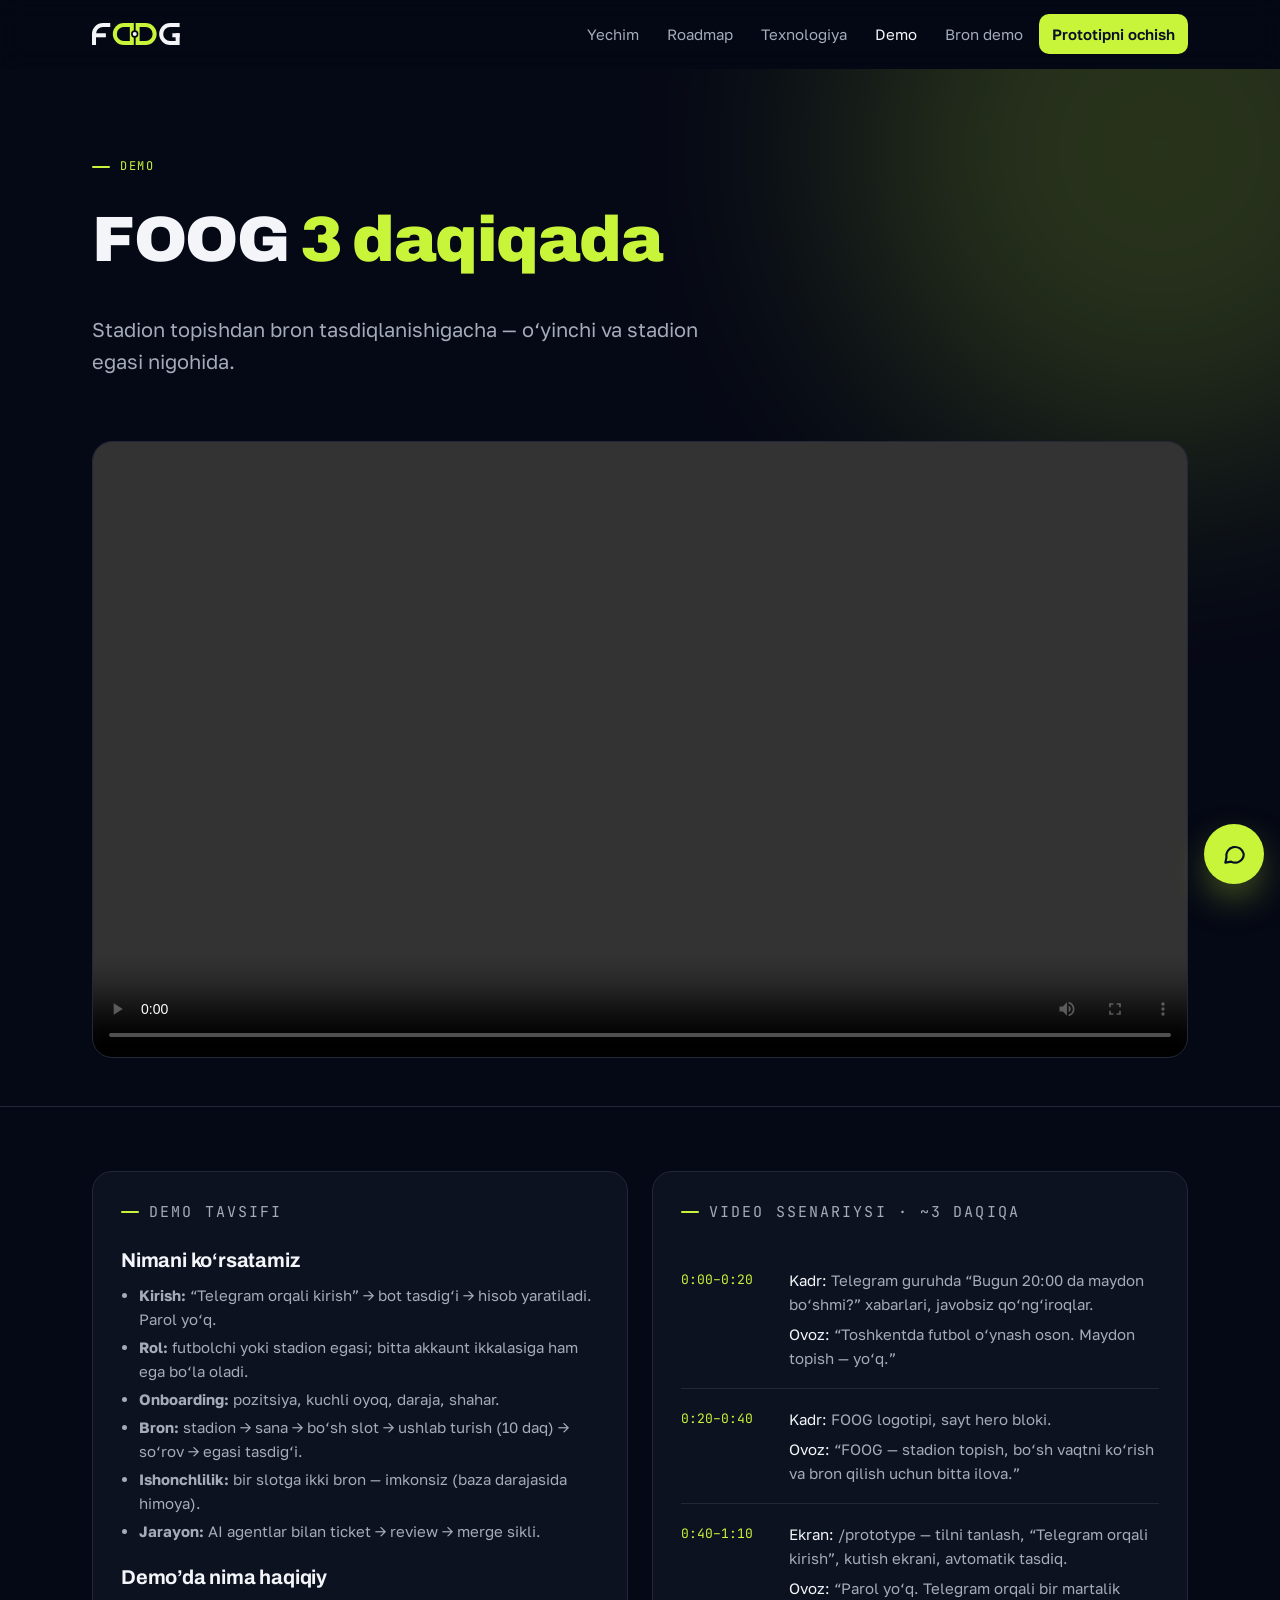
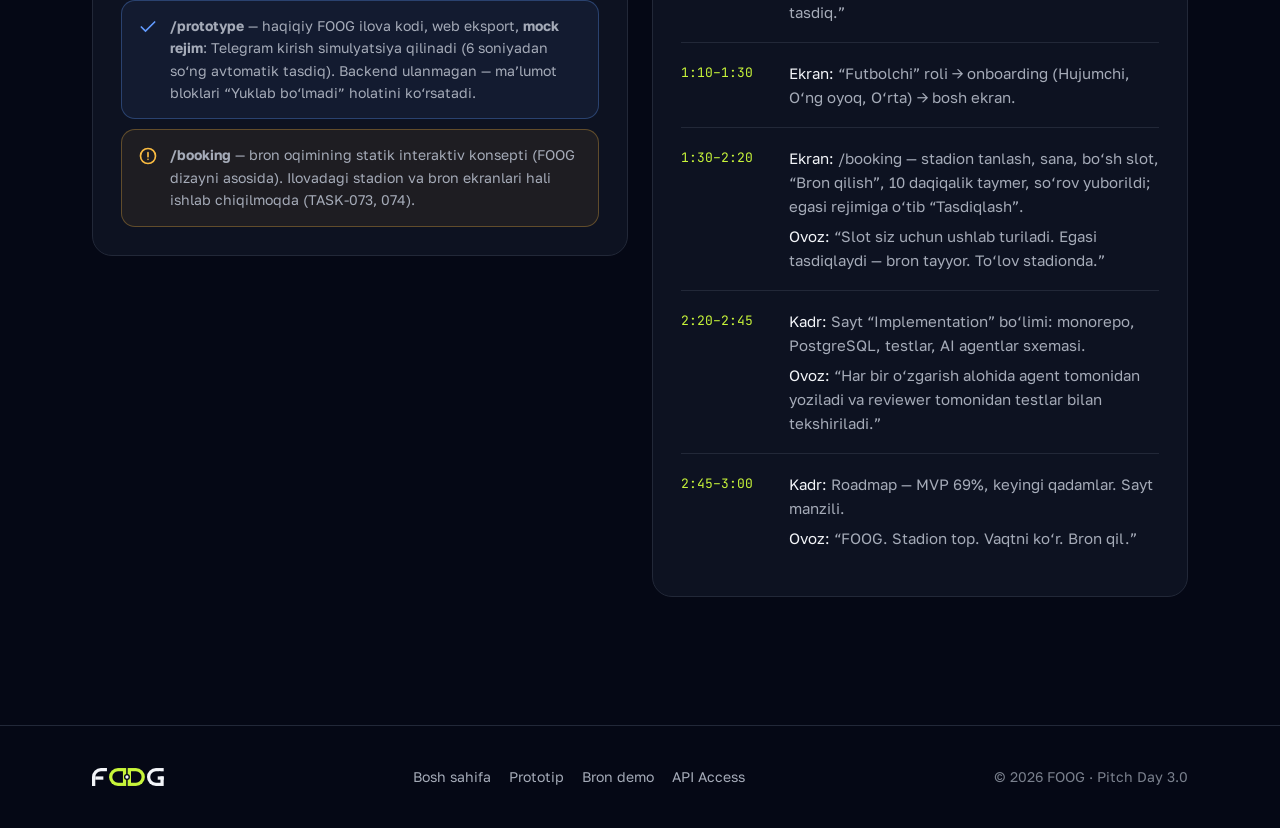
<file: docs/demo/index.html>
<!doctype html>
<html lang="uz" data-base="../">
<head>
<meta charset="utf-8">
<meta name="viewport" content="width=device-width, initial-scale=1, viewport-fit=cover">
<title>FOOG Demo — video va ssenariy</title>
<meta name="description" content="FOOG demo videosi, demo tavsifi, tayyor video ssenariysi va ishlaydigan prototipga havola.">
<meta name="theme-color" content="#050815">
<link rel="icon" href="../assets/icon.svg" type="image/svg+xml">
<link rel="preconnect" href="https://fonts.googleapis.com">
<link rel="preconnect" href="https://fonts.gstatic.com" crossorigin>
<link href="https://fonts.googleapis.com/css2?family=Archivo:wght@700;800;900&family=Golos+Text:wght@400;500;600;700&family=JetBrains+Mono:wght@500&display=swap" rel="stylesheet">
<link rel="stylesheet" href="../assets/styles.css">
</head>
<body>
<a class="skip" href="#main">Asosiy kontentga o‘tish</a>
<header class="nav">
  <div class="wrap">
    <a class="brand" href="../" aria-label="FOOG — bosh sahifa"><img src="../assets/wordmark.svg" alt="FOOG" width="88" height="22"></a>
    <button class="menu-btn" aria-label="Menyu" aria-expanded="false" aria-controls="nav-links">
      <svg width="20" height="20" viewBox="0 0 24 24" fill="none" stroke="currentColor" stroke-width="2" stroke-linecap="round"><path d="M4 7h16M4 12h16M4 17h16"/></svg>
    </button>
    <nav class="nav-links" id="nav-links" aria-label="Asosiy">
      <a href="../#yechim">Yechim</a>
      <a href="../#roadmap">Roadmap</a>
      <a href="../#texnologiya">Texnologiya</a>
      <a href="./" aria-current="page">Demo</a>
      <a href="../booking/">Bron demo</a>
      <a class="btn btn-primary btn-sm" href="../prototype/">Prototipni ochish</a>
    </nav>
  </div>
</header>

<main id="main">
  <section class="hero" style="padding-bottom:48px">
    <div class="glow v"></div>
    <div class="wrap">
      <div class="sec-head reveal" style="margin-bottom:32px">
        <p class="eyebrow">Demo</p>
        <h1 style="font-size:clamp(36px,6vw,64px)">FOOG <span class="hl">3 daqiqada</span></h1>
        <p class="lead">Stadion topishdan bron tasdiqlanishigacha — o‘yinchi va stadion egasi nigohida.</p>
      </div>

      <!-- Video: FOOG rasmiy demo videosi joylashtirildi -->
      <div class="video-box reveal" id="video" data-src="../assets/foog-demo.mp4">
        <div style="padding:24px">
          <div class="play"><svg viewBox="0 0 24 24" fill="currentColor"><path d="M8 5.5v13l11-6.5z"/></svg></div>
          <h3>Demo video tez orada</h3>
          <p class="muted small" style="margin-top:8px">1–5 daqiqalik video yuklanadi. Hozircha quyidagi ssenariy va jonli prototipdan foydalaning.</p>
          <div class="cta-row" style="justify-content:center;margin-top:20px">
            <a class="btn btn-primary btn-sm" href="../prototype/">Jonli prototip</a>
            <a class="btn btn-ghost btn-sm" href="../booking/">Bron oqimi demo</a>
          </div>
        </div>
      </div>
    </div>
  </section>

  <section class="divider" style="padding-top:64px">
    <div class="wrap grid g2" style="gap:24px;align-items:start">
      <div class="card reveal">
        <p class="eyebrow">Demo tavsifi</p>
        <h3>Nimani ko‘rsatamiz</h3>
        <ul>
          <li><b>Kirish:</b> “Telegram orqali kirish” → bot tasdig‘i → hisob yaratiladi. Parol yo‘q.</li>
          <li><b>Rol:</b> futbolchi yoki stadion egasi; bitta akkaunt ikkalasiga ham ega bo‘la oladi.</li>
          <li><b>Onboarding:</b> pozitsiya, kuchli oyoq, daraja, shahar.</li>
          <li><b>Bron:</b> stadion → sana → bo‘sh slot → ushlab turish (10 daq) → so‘rov → egasi tasdig‘i.</li>
          <li><b>Ishonchlilik:</b> bir slotga ikki bron — imkonsiz (baza darajasida himoya).</li>
          <li><b>Jarayon:</b> AI agentlar bilan ticket → review → merge sikli.</li>
        </ul>
        <h3 style="margin-top:12px">Demo’da nima haqiqiy</h3>
        <div class="grid" style="gap:10px">
          <div class="notice info"><svg viewBox="0 0 24 24" fill="none" stroke="currentColor" stroke-width="2" stroke-linecap="round"><path d="M20 6L9 17l-5-5"/></svg><span><b>/prototype</b> — haqiqiy FOOG ilova kodi, web eksport, <b>mock rejim</b>: Telegram kirish simulyatsiya qilinadi (6 soniyadan so‘ng avtomatik tasdiq). Backend ulanmagan — ma’lumot bloklari “Yuklab bo‘lmadi” holatini ko‘rsatadi.</span></div>
          <div class="notice"><svg viewBox="0 0 24 24" fill="none" stroke="currentColor" stroke-width="2" stroke-linecap="round"><circle cx="12" cy="12" r="9"/><path d="M12 8v5M12 16h.01"/></svg><span><b>/booking</b> — bron oqimining statik interaktiv konsepti (FOOG dizayni asosida). Ilovadagi stadion va bron ekranlari hali ishlab chiqilmoqda (TASK-073, 074).</span></div>
        </div>
      </div>

      <div class="card reveal">
        <p class="eyebrow">Video ssenariysi · ~3 daqiqa</p>
        <div class="script">
          <div class="scene"><span class="t">0:00–0:20</span><div><p><em>Kadr:</em> Telegram guruhda “Bugun 20:00 da maydon bo‘shmi?” xabarlari, javobsiz qo‘ng‘iroqlar.</p><p><em>Ovoz:</em> “Toshkentda futbol o‘ynash oson. Maydon topish — yo‘q.”</p></div></div>
          <div class="scene"><span class="t">0:20–0:40</span><div><p><em>Kadr:</em> FOOG logotipi, sayt hero bloki.</p><p><em>Ovoz:</em> “FOOG — stadion topish, bo‘sh vaqtni ko‘rish va bron qilish uchun bitta ilova.”</p></div></div>
          <div class="scene"><span class="t">0:40–1:10</span><div><p><em>Ekran:</em> /prototype — tilni tanlash, “Telegram orqali kirish”, kutish ekrani, avtomatik tasdiq.</p><p><em>Ovoz:</em> “Parol yo‘q. Telegram orqali bir martalik tasdiq.”</p></div></div>
          <div class="scene"><span class="t">1:10–1:30</span><div><p><em>Ekran:</em> “Futbolchi” roli → onboarding (Hujumchi, O‘ng oyoq, O‘rta) → bosh ekran.</p></div></div>
          <div class="scene"><span class="t">1:30–2:20</span><div><p><em>Ekran:</em> /booking — stadion tanlash, sana, bo‘sh slot, “Bron qilish”, 10 daqiqalik taymer, so‘rov yuborildi; egasi rejimiga o‘tib “Tasdiqlash”.</p><p><em>Ovoz:</em> “Slot siz uchun ushlab turiladi. Egasi tasdiqlaydi — bron tayyor. To‘lov stadionda.”</p></div></div>
          <div class="scene"><span class="t">2:20–2:45</span><div><p><em>Kadr:</em> Sayt “Implementation” bo‘limi: monorepo, PostgreSQL, testlar, AI agentlar sxemasi.</p><p><em>Ovoz:</em> “Har bir o‘zgarish alohida agent tomonidan yoziladi va reviewer tomonidan testlar bilan tekshiriladi.”</p></div></div>
          <div class="scene"><span class="t">2:45–3:00</span><div><p><em>Kadr:</em> Roadmap — MVP 69%, keyingi qadamlar. Sayt manzili.</p><p><em>Ovoz:</em> “FOOG. Stadion top. Vaqtni ko‘r. Bron qil.”</p></div></div>
        </div>
      </div>
    </div>
  </section>
</main>

<footer>
  <div class="wrap">
    <img src="../assets/wordmark.svg" alt="FOOG" width="72" height="18">
    <nav aria-label="Pastki"><a href="../">Bosh sahifa</a><a href="../prototype/">Prototip</a><a href="../booking/">Bron demo</a><a href="../api/">API Access</a></nav>
    <span>© 2026 FOOG · Pitch Day 3.0</span>
  </div>
</footer>
<script>
  // Video manzili berilgan bo'lsa (data-src), placeholder o'rniga player qo'yiladi.
  (function () {
    var box = document.getElementById('video');
    var src = box && box.dataset.src;
    if (!src) return;
    var el;
    if (/\.(mp4|webm)(\?|$)/i.test(src)) {
      el = document.createElement('video');
      el.src = src; el.controls = true; el.playsInline = true; el.preload = 'metadata';
    } else {
      el = document.createElement('iframe');
      el.src = src; el.title = 'FOOG demo video'; el.allow = 'accelerometer; encrypted-media; gyroscope; picture-in-picture; fullscreen';
      el.allowFullscreen = true; el.loading = 'lazy';
    }
    box.innerHTML = '';
    box.appendChild(el);
  })();
</script>
<script src="../assets/main.js" defer></script>
</body>
</html>
</file>
<file: docs/assets/styles.css>
/* FOOG Pitch — brend tokenlari design_handoff_foog_expo/tokens.json (dark) asosida */
:root {
  --bg: #050815;
  --surface: #0d1221;
  --surface2: #151b2c;
  --border: #222838;
  --border-strong: #3b4253;
  --text1: #f3f5f9;
  --text2: #a5abb8;
  --text3: #7a808d;
  --volt: #c8f53a;
  --volt-pressed: #b4de2c;
  --on-volt: #091025;
  --blue: #629bff;
  --signal: #3d6bff;
  --success: #48cd8c;
  --warning: #fabb41;
  --error: #ff645f;
  --telegram: #2aabee;
  --radius: 20px;
  --radius-sm: 12px;
  --max: 1160px;
  --gutter: clamp(16px, 4vw, 32px);
  --font-display: 'Archivo', 'Arial Black', system-ui, sans-serif;
  --font-body: 'Golos Text', system-ui, -apple-system, 'Segoe UI', Roboto, sans-serif;
  --font-mono: 'JetBrains Mono', ui-monospace, Consolas, monospace;
  color-scheme: dark;
}

* { box-sizing: border-box; }
html { scroll-behavior: smooth; -webkit-text-size-adjust: 100%; }
body {
  margin: 0;
  background: var(--bg);
  color: var(--text1);
  font-family: var(--font-body);
  font-size: 16px;
  line-height: 1.6;
  -webkit-font-smoothing: antialiased;
  overflow-x: hidden;
}
img, svg, video { max-width: 100%; display: block; }
a { color: inherit; }
:focus-visible { outline: 2px solid var(--volt); outline-offset: 3px; border-radius: 6px; }
.skip { position: absolute; left: -999px; top: 8px; background: var(--volt); color: var(--on-volt); padding: 8px 14px; border-radius: 8px; z-index: 100; }
.skip:focus { left: 8px; }

.wrap { max-width: var(--max); margin: 0 auto; padding-inline: var(--gutter); }
.mono { font-family: var(--font-mono); }
.eyebrow {
  font-family: var(--font-mono);
  font-size: 12px;
  letter-spacing: .14em;
  text-transform: uppercase;
  color: var(--volt);
  margin: 0 0 14px;
  display: inline-flex; align-items: center; gap: 10px;
}
.eyebrow::before { content: ''; width: 18px; height: 2px; background: var(--volt); border-radius: 2px; }
h1, h2, h3 { font-family: var(--font-display); line-height: 1.05; margin: 0; letter-spacing: -.02em; }
h1 { font-size: clamp(40px, 7.4vw, 84px); font-weight: 900; }
h2 { font-size: clamp(30px, 4.6vw, 52px); font-weight: 800; }
h3 { font-size: 20px; font-weight: 700; letter-spacing: -.01em; }
p { margin: 0; }
.lead { font-size: clamp(17px, 1.6vw, 20px); color: var(--text2); max-width: 640px; }
.muted { color: var(--text2); }
.small { font-size: 14px; }
.hl { color: var(--volt); }

/* ---------- Nav ---------- */
.nav {
  position: sticky; top: 0; z-index: 50;
  padding-top: env(safe-area-inset-top, 0px);
  background: color-mix(in srgb, var(--bg) 78%, transparent);
  backdrop-filter: blur(14px); -webkit-backdrop-filter: blur(14px);
  border-bottom: 1px solid transparent;
  transition: border-color .2s;
}
.nav.scrolled { border-bottom-color: var(--border); }
.nav .wrap { display: flex; align-items: center; justify-content: space-between; height: 68px; gap: 16px; }
.brand { display: flex; align-items: center; gap: 10px; text-decoration: none; }
.brand img { height: 22px; width: auto; }
.nav-links { display: flex; gap: 4px; align-items: center; }
.nav-links a { text-decoration: none; color: var(--text2); font-size: 15px; padding: 8px 12px; border-radius: 10px; transition: color .15s, background .15s; }
.nav-links a:hover { color: var(--text1); background: var(--surface2); }
.nav-links a[aria-current="page"] { color: var(--text1); }
.menu-btn { display: none; background: var(--surface2); border: 1px solid var(--border); color: var(--text1); width: 44px; height: 44px; border-radius: 12px; cursor: pointer; align-items: center; justify-content: center; }
@media (max-width: 900px) {
  .menu-btn { display: inline-flex; }
  .nav-links { position: fixed; inset: calc(68px + env(safe-area-inset-top, 0px)) 0 auto 0; flex-direction: column; align-items: stretch; background: var(--bg); border-bottom: 1px solid var(--border); padding: 12px var(--gutter) 20px; transform: translateY(-8px); opacity: 0; pointer-events: none; transition: .2s; }
  .nav-links.open { transform: none; opacity: 1; pointer-events: auto; }
  .nav-links a { padding: 14px 12px; font-size: 17px; }
  .nav-links .btn { margin-top: 8px; }
}

/* ---------- Buttons ---------- */
.btn {
  display: inline-flex; align-items: center; justify-content: center; gap: 10px;
  min-height: 52px; padding: 0 24px; border-radius: 999px;
  font: 600 16px/1 var(--font-body); text-decoration: none; cursor: pointer;
  border: 1px solid transparent; transition: transform .15s, background .15s, border-color .15s, box-shadow .2s;
  white-space: nowrap;
}
.btn:active { transform: scale(.98); }
.btn-primary { background: var(--volt); color: var(--on-volt); box-shadow: 0 0 0 0 rgba(200,245,58,.0); }
.btn-primary:hover { box-shadow: 0 10px 40px -8px rgba(200,245,58,.55); }
.btn-ghost { background: transparent; color: var(--text1); border-color: var(--border-strong); }
.btn-ghost:hover { background: var(--surface2); }
.btn-sm { min-height: 40px; padding: 0 16px; font-size: 14px; }
.btn svg { width: 18px; height: 18px; }
.cta-row { display: flex; flex-wrap: wrap; gap: 12px; }

/* ---------- Sections ---------- */
section { padding-block: clamp(72px, 10vw, 128px); position: relative; }
.sec-head { display: grid; gap: 16px; margin-bottom: clamp(36px, 5vw, 56px); max-width: 760px; }
.divider { border-top: 1px solid var(--border); }

/* ---------- Hero ---------- */
.hero { padding-top: clamp(40px, 7vw, 88px); padding-bottom: clamp(56px, 8vw, 104px); overflow: hidden; }
.hero-grid { display: grid; grid-template-columns: 1.15fr .85fr; gap: clamp(32px, 5vw, 64px); align-items: center; }
.hero h1 .line { display: block; }
.hero .lead { margin-block: 24px 32px; }
.pill {
  display: inline-flex; align-items: center; gap: 8px;
  padding: 6px 14px 6px 8px; border-radius: 999px; background: var(--surface2); border: 1px solid var(--border);
  font-size: 13px; color: var(--text2); margin-bottom: 24px;
}
.pill b { background: var(--volt); color: var(--on-volt); border-radius: 999px; padding: 2px 8px; font-size: 11px; font-family: var(--font-mono); letter-spacing: .06em; }
.hero-facts { display: flex; flex-wrap: wrap; gap: 28px; margin-top: 40px; }
.hero-facts div { display: grid; gap: 2px; }
.hero-facts strong { font-family: var(--font-display); font-size: 28px; font-weight: 800; }
.hero-facts span { font-size: 13px; color: var(--text3); }
.glow { position: absolute; width: 640px; height: 640px; border-radius: 50%; filter: blur(120px); opacity: .18; pointer-events: none; z-index: -1; }
.glow.v { background: var(--volt); top: -240px; right: -200px; }
.glow.b { background: var(--signal); bottom: -320px; left: -260px; opacity: .22; }

/* Phone mock */
.phone {
  width: min(320px, 100%); margin-inline: auto; aspect-ratio: 9 / 19;
  border-radius: 44px; padding: 12px; background: linear-gradient(160deg, #1b2132, #0a0f1d);
  border: 1px solid var(--border-strong); box-shadow: 0 40px 120px -30px rgba(61,107,255,.45), inset 0 0 0 1px rgba(255,255,255,.03);
  position: relative; animation: float 7s ease-in-out infinite;
}
.phone-screen { height: 100%; border-radius: 34px; background: var(--bg); overflow: hidden; display: flex; flex-direction: column; padding: 18px 16px; gap: 12px; font-size: 12px; }
.ps-top { display: flex; justify-content: space-between; align-items: center; }
.ps-top img { height: 14px; }
.ps-dot { width: 26px; height: 26px; border-radius: 50%; background: var(--surface2); border: 1px solid var(--border); }
.ps-hello { font-family: var(--font-display); font-weight: 800; font-size: 19px; line-height: 1.1; }
.ps-cta { background: var(--volt); color: var(--on-volt); border-radius: 16px; padding: 12px 14px; font-weight: 700; display: flex; justify-content: space-between; align-items: center; }
.ps-card { background: var(--surface); border: 1px solid var(--border); border-radius: 16px; padding: 12px; display: grid; gap: 8px; }
.ps-pitch { height: 72px; border-radius: 12px; background:
  linear-gradient(90deg, transparent 49.5%, rgba(255,255,255,.18) 49.5% 50.5%, transparent 50.5%),
  radial-gradient(circle at 50% 50%, transparent 17px, rgba(255,255,255,.18) 17px 18px, transparent 18px),
  repeating-linear-gradient(90deg, #1f5a2e 0 22px, #236634 22px 44px); }
.ps-row { display: flex; justify-content: space-between; align-items: center; gap: 8px; }
.ps-slots { display: grid; grid-template-columns: repeat(4, 1fr); gap: 6px; }
.ps-slots span { text-align: center; padding: 6px 0; border-radius: 8px; background: var(--surface2); border: 1px solid var(--border); font-family: var(--font-mono); font-size: 10px; }
.ps-slots .on { background: var(--volt); color: var(--on-volt); border-color: var(--volt); font-weight: 700; }
.ps-slots .off { opacity: .35; text-decoration: line-through; }
.ps-tab { margin-top: auto; display: flex; justify-content: space-around; padding-top: 10px; border-top: 1px solid var(--border); }
.ps-tab i { width: 18px; height: 18px; border-radius: 6px; background: var(--border-strong); display: block; }
.ps-tab i.a { background: var(--volt); }
.badge { display: inline-flex; align-items: center; gap: 6px; font-size: 11px; font-weight: 600; padding: 3px 8px; border-radius: 999px; background: var(--surface2); color: var(--text2); border: 1px solid var(--border); font-family: var(--font-body); }
.badge.ok { color: var(--success); border-color: rgba(72,205,140,.35); background: rgba(72,205,140,.08); }
.badge.wip { color: var(--warning); border-color: rgba(250,187,65,.35); background: rgba(250,187,65,.08); }
.badge.plan { color: var(--text3); }
.badge.v { color: var(--volt); border-color: rgba(200,245,58,.35); background: rgba(200,245,58,.07); }

/* ---------- Cards / grids ---------- */
.grid { display: grid; gap: 16px; }
.g2 { grid-template-columns: repeat(2, minmax(0, 1fr)); }
.g3 { grid-template-columns: repeat(3, minmax(0, 1fr)); }
.g4 { grid-template-columns: repeat(4, minmax(0, 1fr)); }
.card {
  background: var(--surface); border: 1px solid var(--border); border-radius: var(--radius);
  padding: clamp(20px, 2.4vw, 28px); display: grid; gap: 12px; align-content: start;
  transition: border-color .2s, transform .2s;
}
.card:hover { border-color: var(--border-strong); }
.icon-box { width: 44px; height: 44px; border-radius: 14px; display: grid; place-items: center; background: var(--surface2); border: 1px solid var(--border); color: var(--volt); }
.icon-box svg { width: 22px; height: 22px; }
.card p { color: var(--text2); font-size: 15px; }
.card ul { margin: 0; padding-left: 18px; color: var(--text2); font-size: 15px; }
.card li + li { margin-top: 4px; }

/* Problem → solution */
.ps-pair { display: grid; grid-template-columns: 1fr auto 1fr; gap: 16px; align-items: stretch; }
.ps-pair + .ps-pair { margin-top: 16px; }
.ps-pair .arrow { display: grid; place-items: center; color: var(--volt); }
.ps-pair .arrow svg { width: 28px; height: 28px; }
.prob { background: transparent; border-style: dashed; }
.prob h3 { color: var(--text2); }
.sol { border-color: rgba(200,245,58,.28); background: linear-gradient(180deg, rgba(200,245,58,.06), transparent 70%), var(--surface); }
.tag { font-family: var(--font-mono); font-size: 11px; letter-spacing: .12em; text-transform: uppercase; color: var(--text3); }
.sol .tag { color: var(--volt); }

/* Steps */
.steps { counter-reset: s; display: grid; grid-template-columns: repeat(4, minmax(0, 1fr)); gap: 16px; }
.step { position: relative; padding-top: 56px; }
.step::before { counter-increment: s; content: '0' counter(s); position: absolute; top: 20px; left: clamp(20px, 2.4vw, 28px); font-family: var(--font-mono); color: var(--volt); font-size: 13px; letter-spacing: .1em; }

/* Stats */
.stat { display: grid; gap: 4px; }
.stat strong { font-family: var(--font-display); font-size: clamp(36px, 4.4vw, 52px); font-weight: 900; line-height: 1; letter-spacing: -.03em; }
.stat span { color: var(--text2); font-size: 14px; }

/* Roadmap */
.road { display: grid; grid-template-columns: repeat(4, minmax(0, 1fr)); gap: 16px; position: relative; }
.road .card { position: relative; }
.road .stage-dot { width: 14px; height: 14px; border-radius: 50%; border: 2px solid var(--border-strong); background: var(--bg); }
.road .done .stage-dot { background: var(--volt); border-color: var(--volt); }
.road .now { border-color: rgba(200,245,58,.4); box-shadow: 0 0 0 1px rgba(200,245,58,.12), 0 20px 60px -30px rgba(200,245,58,.5); }
.road .now .stage-dot { border-color: var(--volt); box-shadow: 0 0 0 6px rgba(200,245,58,.15); animation: pulse 2s infinite; }
.progress { height: 10px; border-radius: 999px; background: var(--surface2); overflow: hidden; border: 1px solid var(--border); }
.progress i { display: block; height: 100%; background: var(--volt); border-radius: inherit; width: 0; transition: width 1.4s cubic-bezier(.2,.8,.2,1); }
.bars { display: grid; gap: 18px; }
.bar-row { display: grid; grid-template-columns: minmax(0, 1fr) auto; gap: 8px 16px; align-items: center; }
.bar-row .progress { grid-column: 1 / -1; }
.bar-row b { font-family: var(--font-mono); font-size: 14px; }

/* Table */
.table-wrap { overflow-x: auto; border: 1px solid var(--border); border-radius: var(--radius); }
table { width: 100%; border-collapse: collapse; font-size: 14px; min-width: 620px; }
th, td { text-align: left; padding: 14px 18px; border-bottom: 1px solid var(--border); vertical-align: top; }
th { font-family: var(--font-mono); font-size: 11px; letter-spacing: .12em; text-transform: uppercase; color: var(--text3); font-weight: 500; background: var(--surface); }
tr:last-child td { border-bottom: 0; }
td:first-child { color: var(--text1); font-weight: 600; white-space: nowrap; }
td { color: var(--text2); }

/* Pipeline */
.pipe { display: grid; grid-template-columns: repeat(5, minmax(0, 1fr)); gap: 12px; }
.pipe .card { padding: 18px; }
.pipe .n { font-family: var(--font-mono); color: var(--volt); font-size: 12px; }

/* Team */
.member { text-align: left; }
.avatar { width: 64px; height: 64px; border-radius: 20px; background: var(--surface2); border: 1px dashed var(--border-strong); display: grid; place-items: center; color: var(--text3); font-family: var(--font-mono); font-size: 12px; }
.placeholder { font-family: var(--font-mono); font-size: 13px; color: var(--warning); background: rgba(250,187,65,.07); border: 1px dashed rgba(250,187,65,.35); border-radius: 8px; padding: 2px 8px; display: inline-block; }
.links { display: flex; gap: 8px; flex-wrap: wrap; }

/* CTA band */
.band { border-radius: 32px; padding: clamp(32px, 6vw, 72px); background:
  radial-gradient(600px 300px at 90% 0%, rgba(200,245,58,.18), transparent 60%),
  radial-gradient(500px 300px at 0% 100%, rgba(61,107,255,.25), transparent 60%), var(--surface);
  border: 1px solid var(--border); display: grid; gap: 24px; justify-items: start; }

/* Footer */
footer { border-top: 1px solid var(--border); padding-block: 40px calc(40px + env(safe-area-inset-bottom, 0px)); color: var(--text3); font-size: 14px; }
footer .wrap { display: flex; flex-wrap: wrap; justify-content: space-between; gap: 16px; align-items: center; }
footer a { color: var(--text2); text-decoration: none; }
footer a:hover { color: var(--text1); }
footer nav { display: flex; gap: 18px; flex-wrap: wrap; }

/* Notice */
.notice { display: flex; gap: 12px; align-items: flex-start; padding: 14px 16px; border-radius: 14px; background: rgba(250,187,65,.07); border: 1px solid rgba(250,187,65,.3); color: var(--text2); font-size: 14px; }
.notice svg { flex: none; width: 20px; height: 20px; color: var(--warning); margin-top: 2px; }
.notice.info { background: rgba(98,155,255,.07); border-color: rgba(98,155,255,.3); }
.notice.info svg { color: var(--blue); }

/* Video */
.video-box { aspect-ratio: 16 / 9; width: 100%; border-radius: var(--radius); overflow: hidden; border: 1px solid var(--border); background:
  radial-gradient(circle at 50% 50%, rgba(200,245,58,.10), transparent 60%), var(--surface); position: relative; display: grid; place-items: center; text-align: center; }
.video-box iframe, .video-box video { position: absolute; inset: 0; width: 100%; height: 100%; border: 0; }
.play { width: 84px; height: 84px; border-radius: 50%; background: var(--volt); color: var(--on-volt); display: grid; place-items: center; margin: 0 auto 16px; box-shadow: 0 0 0 12px rgba(200,245,58,.12); }
.play svg { width: 34px; height: 34px; margin-left: 4px; }
.script { display: grid; gap: 0; }
.scene { display: grid; grid-template-columns: 92px minmax(0, 1fr); gap: 16px; padding-block: 18px; border-bottom: 1px solid var(--border); }
.scene:last-child { border-bottom: 0; }
.scene .t { font-family: var(--font-mono); color: var(--volt); font-size: 13px; padding-top: 2px; }
.scene p { color: var(--text2); font-size: 15px; }
.scene p + p { margin-top: 6px; }
.scene em { color: var(--text1); font-style: normal; }

/* Code */
pre { margin: 0; overflow-x: auto; background: var(--surface); border: 1px solid var(--border); border-radius: var(--radius-sm); padding: 16px 18px; font: 13px/1.6 var(--font-mono); color: var(--text2); }
code { font-family: var(--font-mono); font-size: .92em; }
.method { font-family: var(--font-mono); font-size: 11px; font-weight: 700; padding: 3px 8px; border-radius: 6px; margin-right: 8px; }
.m-get { background: rgba(72,205,140,.12); color: var(--success); }
.m-post { background: rgba(98,155,255,.14); color: var(--blue); }
.m-patch { background: rgba(250,187,65,.12); color: var(--warning); }

/* Reveal animation */
.reveal { opacity: 0; transform: translateY(24px); transition: opacity .7s ease, transform .7s cubic-bezier(.2,.8,.2,1); }
.reveal.in { opacity: 1; transform: none; }
@keyframes float { 0%, 100% { transform: translateY(0) rotate(-1deg); } 50% { transform: translateY(-14px) rotate(1deg); } }
@keyframes pulse { 0% { box-shadow: 0 0 0 0 rgba(200,245,58,.35); } 100% { box-shadow: 0 0 0 14px rgba(200,245,58,0); } }
@media (prefers-reduced-motion: reduce) {
  *, *::before, *::after { animation: none !important; transition: none !important; scroll-behavior: auto !important; }
  .reveal { opacity: 1; transform: none; }
}

/* Chatbot */
.chat-fab { position: fixed; right: max(16px, env(safe-area-inset-right, 0px)); bottom: calc(16px + env(safe-area-inset-bottom, 0px)); z-index: 60; width: 60px; height: 60px; border-radius: 50%; border: 0; cursor: pointer; background: var(--volt); color: var(--on-volt); display: grid; place-items: center; box-shadow: 0 16px 40px -10px rgba(200,245,58,.6); }
.chat-fab svg { width: 26px; height: 26px; }
.chat-panel { position: fixed; right: 16px; bottom: calc(88px + env(safe-area-inset-bottom, 0px)); z-index: 60; width: min(380px, calc(100vw - 32px)); max-height: min(560px, calc(100dvh - 120px)); display: flex; flex-direction: column; background: var(--surface); border: 1px solid var(--border-strong); border-radius: 22px; overflow: hidden; box-shadow: 0 30px 80px -20px rgba(0,0,0,.8); }
.chat-head { padding: 14px 16px; border-bottom: 1px solid var(--border); display: flex; align-items: center; gap: 10px; }
.chat-head img { height: 18px; width: auto; }
.chat-head .x { margin-left: auto; background: none; border: 0; color: var(--text2); cursor: pointer; font-size: 22px; line-height: 1; width: 36px; height: 36px; border-radius: 10px; }
.chat-head .x:hover { background: var(--surface2); }
.chat-body { padding: 16px; overflow-y: auto; display: grid; gap: 10px; align-content: start; flex: 1; }
.msg { max-width: 88%; padding: 10px 14px; border-radius: 16px; font-size: 14px; line-height: 1.5; }
.msg.bot { background: var(--surface2); border-bottom-left-radius: 6px; }
.msg.me { background: var(--volt); color: var(--on-volt); justify-self: end; border-bottom-right-radius: 6px; }
.chips { display: flex; flex-wrap: wrap; gap: 6px; padding: 12px 16px 16px; border-top: 1px solid var(--border); }
.chips button { background: var(--surface2); color: var(--text1); border: 1px solid var(--border); border-radius: 999px; padding: 8px 12px; font: 500 13px var(--font-body); cursor: pointer; }
.chips button:hover { border-color: var(--volt); }

/* ---------- Responsive ---------- */
@media (max-width: 1024px) {
  .g4, .steps, .road { grid-template-columns: repeat(2, minmax(0, 1fr)); }
  .pipe { grid-template-columns: repeat(3, minmax(0, 1fr)); }
}
@media (max-width: 860px) {
  .hero-grid { grid-template-columns: 1fr; }
  .phone { width: min(280px, 80vw); }
  .g3 { grid-template-columns: 1fr; }
  .g2 { grid-template-columns: 1fr; }
  .ps-pair { grid-template-columns: 1fr; }
  .ps-pair .arrow { transform: rotate(90deg); height: 28px; }
}
@media (max-width: 560px) {
  .g4, .steps, .road, .pipe { grid-template-columns: 1fr; }
  .btn { width: 100%; }
  .cta-row { width: 100%; }
  .hero-facts { gap: 20px; }
  .scene { grid-template-columns: 1fr; gap: 4px; }
  .nav .btn { width: auto; }
}

[hidden] { display: none !important; }
.nav-links a.btn-primary, .nav-links a.btn-primary:hover { color: var(--on-volt); background: var(--volt); }
.card > .badge { justify-self: start; }
section[id] { scroll-margin-top: 68px; }
</file>
